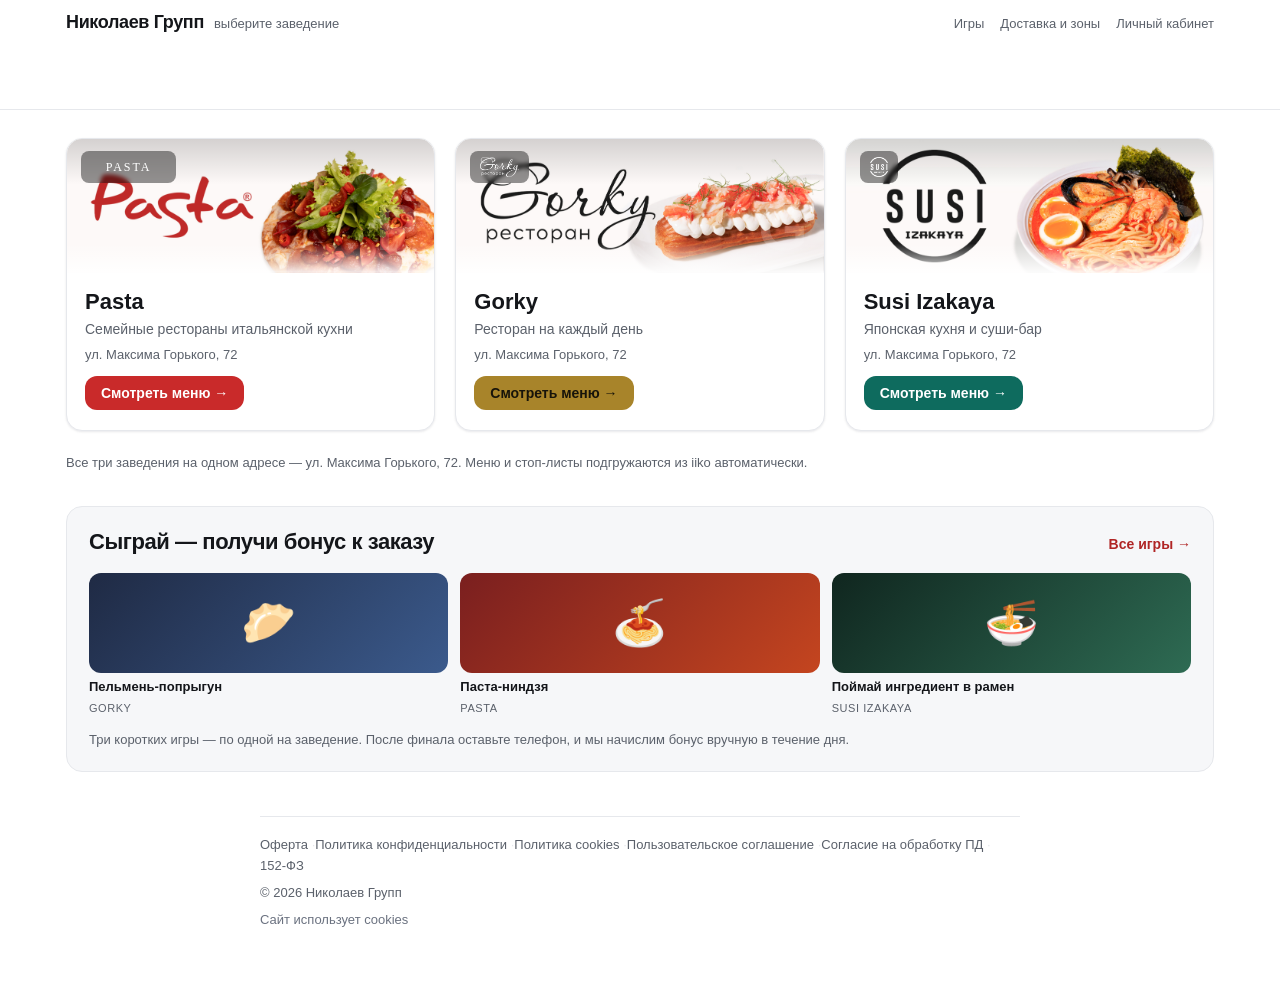
<file: ngfood-preview/index.html>
<!DOCTYPE html><html lang="ru"><head>
<meta http-equiv="Content-Security-Policy" content="object-src 'none'; base-uri 'none'" data-dsh-artifacts>
<meta name="robots" content="noindex, nofollow" data-dsh-artifacts><meta charSet="utf-8"/><meta name="viewport" content="width=device-width, initial-scale=1"/><style>/*!*******************************************************************************************************************************************************************************************************************************************************************************************************************************************************************************************************************!*\
  !*** css ./node_modules/.pnpm/next@15.1.0_react-dom@19.0.0_react@19.0.0__react@19.0.0/node_modules/next/dist/build/webpack/loaders/css-loader/src/index.js??ruleSet[1].rules[13].oneOf[10].use[2]!./node_modules/.pnpm/next@15.1.0_react-dom@19.0.0_react@19.0.0__react@19.0.0/node_modules/next/dist/build/webpack/loaders/postcss-loader/src/index.js??ruleSet[1].rules[13].oneOf[10].use[3]!./app/globals.css ***!
  \*******************************************************************************************************************************************************************************************************************************************************************************************************************************************************************************************************************/
:root {
  /* ── этап 15: светлая тема ────────────────────────────────────────────────
     Фон страниц белый, карточки белые с рамкой и мягкой тенью, вложенные
     плашки — светло-серые #f6f7f9. Внутри темы бренда (см. .brand-shell)
     эти же переменные переопределяются через lib/brands.ts → brandCssVars().
     Контраст всех пар считается скриптом scripts/contrast.mjs. */
  --bg: #ffffff;
  --bg-to: #ffffff;
  /* поверхность карточки / модалки */
  --card: #ffffff;
  /* вложенная плашка: поля, врезки, опции */
  --panel: #f6f7f9;
  --text: #14161a;
  --muted: #5b616b;
  /* заливка кнопок, активной категории, бейджа */
  --accent: #c92a2a;
  /* текст/цена/ссылки в акцентном цвете — затемнён под белый фон */
  --accent-text: #b02525;
  /* текст на акцентной заливке */
  --on-accent: #ffffff;
  --accent-soft: #fdecec;
  /* поле ввода: внутри темы бренда переопределяется */
  --input: #ffffff;
  --line: #e6e8ec;
  /* этап 15 (дополнение владельца): единая шкала скруглений. «Пилюль» на сайте
     больше нет — только скруглённые прямоугольники. Круглыми остаются лишь
     настоящие круги: радиокнопки, чекбоксы, точки статуса, иконки-кружки. */
  --r-lg: 16px; /* карточки, модалки, большие панели */
  --r-md: 12px; /* кнопки, поля, категории-чипы, бейджи, тосты */
  --r-sm: 8px;  /* мелкие плашки, теги, подписи внутри карточек */
  /* семантика: успех / ошибка / предупреждение */
  --ok-bg: #eaf6ee;
  --ok-line: #bfe0cb;
  --ok-text: #1a6b3d;
  --ok-text-soft: #2b7d4d;
  --bad-bg: #fdeeee;
  --bad-line: #f0c9c7;
  --bad-text: #b02525;
  --warn-bg: #fdf6e6;
  --warn-line: #ead9a8;
  --warn-text: #7a5a10;
  /* тени: на белом они должны быть лёгкими, иначе выглядят как грязь */
  --shadow-1: 0 1px 2px rgba(16,24,40,.04), 0 1px 3px rgba(16,24,40,.06);
  --shadow-2: 0 10px 30px rgba(16,24,40,.10);
  --shadow-3: 0 18px 48px rgba(16,24,40,.16);
}

* { box-sizing: border-box; }

body {
  margin: 0;
  background: var(--bg);
  color: var(--text);
  font-family: -apple-system, BlinkMacSystemFont, 'Segoe UI', Roboto, sans-serif;
  -webkit-font-smoothing: antialiased;
}

.wrap { max-width: 1180px; margin: 0 auto; padding: 0 16px 64px; }

header.top {
  position: -webkit-sticky;
  position: sticky; top: 0; z-index: 10;
  background: rgba(255,255,255,.92); -webkit-backdrop-filter: blur(8px); backdrop-filter: blur(8px);
  border-bottom: 1px solid var(--line);
  padding: 12px 0;
}

.brand { display: flex; align-items: baseline; gap: 10px; }
.brand h1 { font-size: 18px; margin: 0; letter-spacing: -.02em; }
.brand span { color: var(--muted); font-size: 13px; }

.cats {
  display: flex; gap: 8px; overflow-x: auto; padding: 12px 0; scrollbar-width: none;
}
.cats::-webkit-scrollbar { display: none; }
.cats a {
  white-space: nowrap; padding: 8px 14px; border-radius: var(--r-md);
  background: var(--card); color: var(--text); text-decoration: none; font-size: 14px;
  border: 1px solid var(--line);
}
.cats a:hover { border-color: var(--accent); }

h2.section { font-size: 22px; margin: 32px 0 16px; letter-spacing: -.02em; }

.grid {
  display: grid; grid-gap: 14px; gap: 14px;
  grid-template-columns: repeat(auto-fill, minmax(220px, 1fr));
}

.card {
  background: var(--card); border: 1px solid var(--line); border-radius: var(--r-lg);
  overflow: hidden; display: flex; flex-direction: column;
  box-shadow: var(--shadow-1);
}
.card img { width: 100%; height: 150px; object-fit: cover; background: #f2f3f5; }
.card .body { padding: 12px 14px 14px; display: flex; flex-direction: column; gap: 6px; flex: 1 1; }
.card .name { font-size: 15px; line-height: 1.3; }
.card .meta { color: var(--muted); font-size: 13px; }
.card .price { font-weight: 600; font-size: 16px; margin-top: auto; }
.card.stop { opacity: .45; }
.badge {
  display: inline-block; font-size: 12px; padding: 3px 8px; border-radius: var(--r-sm);
  background: #fdeeee; color: #b02525; border: 1px solid #f0c9c7;
}

.note { color: var(--muted); font-size: 13px; margin-top: 24px; }
.error { background: #fdeeee; border: 1px solid #f0c9c7; padding: 14px; border-radius: var(--r-md); margin-top: 20px; }

/* ── корзина ── */
.add {
  margin-top: 8px; padding: 8px 12px; border-radius: var(--r-md); border: 1px solid var(--line);
  background: var(--accent); color: var(--on-accent, #fff); font-size: 14px; cursor: pointer;
}
.add:hover { filter: brightness(1.08); }

.cartbar {
  position: fixed; left: 16px; right: 16px; bottom: 16px; z-index: 20;
  display: flex; justify-content: space-between; align-items: center;
  padding: 14px 18px; border-radius: var(--r-lg); border: none; cursor: pointer;
  background: var(--accent); color: var(--on-accent, #fff); font-size: 15px; font-weight: 600;
  max-width: 1148px; margin: 0 auto; box-shadow: 0 12px 30px rgba(16,24,40,.18);
}

.modal {
  position: fixed; inset: 0; background: rgba(17,20,26,.45); z-index: 30;
  display: flex; align-items: center; justify-content: center; padding: 16px;
  /* длинная форма оформления (доставка + адрес + бонусы) выше экрана телефона:
     контейнер прокручивается, margin:auto держит окно по центру, пока оно влезает */
  overflow-y: auto; overscroll-behavior: contain;
}
.modal-body {
  background: var(--card); border: 1px solid var(--line); border-radius: var(--r-lg);
  padding: 20px; width: 100%; max-width: 440px; display: flex; flex-direction: column; gap: 10px;
  box-shadow: var(--shadow-3); margin: auto;
}
.modal-body h3 { margin: 0 0 4px; }
.modal-body input[type="text"], .modal-body input:not([type]) {
  padding: 11px 12px; border-radius: var(--r-md); border: 1px solid var(--line);
  background: var(--input, #ffffff); color: var(--text); font-size: 15px;
}
.lines { display: flex; flex-direction: column; gap: 6px; max-height: 220px; overflow: auto; }
.line { display: flex; justify-content: space-between; align-items: center; gap: 8px; font-size: 14px; }
.qty { display: flex; align-items: center; gap: 6px; }
.qty button {
  width: 26px; height: 26px; border-radius: var(--r-sm); border: 1px solid var(--line);
  background: var(--input, #ffffff); color: var(--text); cursor: pointer;
}
.row { display: flex; gap: 16px; font-size: 14px; }
.sum { margin-top: 6px; font-size: 16px; }
.send {
  margin-top: 6px; padding: 12px; border-radius: var(--r-md); border: none;
  background: var(--accent); color: var(--on-accent, #fff); font-size: 15px; font-weight: 600; cursor: pointer;
}
.send:disabled { opacity: .6; cursor: default; }

.toast {
  position: fixed; left: 50%; transform: translateX(-50%); bottom: 90px; z-index: 40;
  background: var(--ok-bg); border: 1px solid var(--ok-line); color: var(--ok-text);
  padding: 12px 16px; border-radius: var(--r-md); font-size: 14px; cursor: pointer;
  box-shadow: var(--shadow-2);
}

/* ── страница статуса ── */
.backlink { color: var(--muted); text-decoration: none; }
.status-card { margin-top: 24px; background: var(--card); border: 1px solid var(--line); border-radius: var(--r-lg); padding: 20px; max-width: 560px; }
.status-card h2 { margin: 0 0 6px; }
.status-now { font-size: 22px; font-weight: 700; color: var(--accent-text); margin: 0 0 16px; }
.steps { list-style: none; padding: 0; margin: 0 0 18px; display: flex; flex-direction: column; gap: 6px; }
.steps li { color: var(--muted); font-size: 14px; padding-left: 22px; position: relative; }
.steps li::before { content: '○'; position: absolute; left: 0; }
.steps li.done { color: var(--text); }
.steps li.done::before { content: '●'; color: var(--accent); }

/* ── этап 8: оплата картой на странице заказа ── */
.pay-block { margin: 18px 0 0; display: flex; flex-direction: column; gap: 10px; }
.pay-btn {
  padding: 14px; border-radius: var(--r-md); border: none; background: var(--accent);
  color: var(--on-accent, #fff); font-size: 16px; font-weight: 600; cursor: pointer;
}
.pay-btn:disabled { opacity: .6; cursor: default; }
.pay-paid {
  display: flex; flex-direction: column; gap: 4px; padding: 14px 16px;
  background: #eaf6ee; border: 1px solid #bfe0cb; border-radius: var(--r-md); color: #1a6b3d;
}
.pay-paid b { font-size: 15px; }
.pay-paid span { font-size: 13px; color: #2b7d4d; }
.pay-hint { margin: 0; color: var(--muted); font-size: 13px; line-height: 1.45; }
/* этап 13: оплата не онлайн (наличные/терминал курьеру, касса) */
.pay-offline {
  display: flex; flex-direction: column; gap: 4px; padding: 14px 16px;
  background: var(--panel); border: 1px solid var(--line); border-radius: var(--r-md);
}
.pay-offline b { font-size: 15px; }
.pay-offline span { font-size: 13px; color: var(--muted); }
.pay-notice { margin: 0; font-size: 13px; color: #1a6b3d; }
.pay-error { margin: 0; font-size: 13px; color: #b02525; }

/* ── выбор бренда (главная) ── */
.brandpicker{display:grid;grid-template-columns:repeat(auto-fit,minmax(280px,1fr));grid-gap:20px;gap:20px;margin-top:28px}
.brandcard{display:flex;flex-direction:column;background:var(--card);border:1px solid var(--line);border-radius: var(--r-lg);overflow:hidden;text-decoration:none;color:var(--text);box-shadow:var(--shadow-1);transition:transform .15s ease,border-color .15s ease,box-shadow .15s ease}
.brandcard:hover{transform:translateY(-4px);border-color:var(--accent)}
.brandcard-cover{position:relative;height:auto;aspect-ratio:1920/700;background-size:cover;background-position:center;background-repeat:no-repeat;background-image:linear-gradient(180deg, rgba(0,0,0,.16) 0%, rgba(0,0,0,0) 34%, rgba(255,255,255,0) 78%, rgba(255,255,255,.92) 100%),var(--cover-desktop, none)}
/* на телефоне — квадратная обложка 1:1, на десктопе широкая 1920×700 */
@media (max-width: 640px) {
  .brandcard-cover {
    aspect-ratio: 1 / 1;
    background-image:
      linear-gradient(180deg, rgba(0,0,0,.16) 0%, rgba(0,0,0,0) 34%, rgba(255,255,255,0) 78%, rgba(255,255,255,.92) 100%),
      var(--cover-mobile, none);
  }
}

/* обложка карточки красится темой бренда из lib/brands.ts (inline style),
   классы brandcard--<id> остались только как крючок для точечных правок */
.brandcard-initial{position:absolute;right:16px;bottom:8px;font-size:64px;font-weight:800;opacity:.18;color:#fff}
.brandcard-body{padding:16px 18px 20px}
.brandcard-body h2{margin:0 0 6px;font-size:22px}
.brandcard-body p{margin:0 0 10px;color:var(--muted);font-size:14px}
.brandcard-address{display:block;color:var(--muted);font-size:13px;margin-bottom:14px}
.brandcard-go{color:var(--accent-text);font-weight:600;font-size:14px}
.brandswitch{display:flex;gap:14px;margin:10px 0 6px;font-size:14px}
.brandswitch a{color:var(--muted);text-decoration:none}
.brandswitch a:hover{color:var(--accent-text)}
.line-brand{display:block;font-size:11px;color:var(--accent-text);text-transform:uppercase;letter-spacing:.04em}

/* ── личный кабинет ── */
.acc-brandlink { color: inherit; text-decoration: none; }
.acc-loading { color: var(--muted); margin-top: 24px; }
.acc-card {
  margin-top: 24px; background: var(--card); border: 1px solid var(--line); border-radius: var(--r-lg);
  padding: 20px; max-width: 560px; display: flex; flex-direction: column; gap: 14px;
}
.acc-card h2 { margin: 0; font-size: 20px; letter-spacing: -.02em; }
.acc-head { display: flex; justify-content: space-between; align-items: flex-start; gap: 12px; }
.acc-phone { margin: 4px 0 0; color: var(--muted); font-size: 14px; }
.acc-logout {
  padding: 8px 14px; border-radius: var(--r-md); border: 1px solid var(--line);
  background: var(--input, #ffffff); color: var(--muted); font-size: 13px; cursor: pointer; white-space: nowrap;
}
.acc-logout:hover { border-color: var(--accent); color: var(--text); }
.acc-bonus {
  display: flex; flex-direction: column; gap: 4px; padding: 16px;
  border-radius: var(--r-md); border: 1px solid var(--line); background: var(--panel);
}
.acc-bonus-label { color: var(--muted); font-size: 13px; }
.acc-bonus-value { font-size: 28px; letter-spacing: -.02em; color: var(--accent-text); }
.acc-list { list-style: none; margin: 0; padding: 0; display: flex; flex-direction: column; gap: 8px; font-size: 14px; }
.acc-list li { display: flex; justify-content: space-between; gap: 12px; border-bottom: 1px solid var(--line); padding-bottom: 8px; }
.acc-list li:last-child { border-bottom: none; padding-bottom: 0; }
.acc-list li > span { color: var(--muted); }
.acc-badges { display: flex; flex-wrap: wrap; gap: 8px; }
.acc-badge {
  padding: 5px 12px; border-radius: var(--r-md); font-size: 12px;
  background: rgba(201,42,42,.10); border: 1px solid rgba(201,42,42,.32); color: #b02525;
}
.acc-note, .acc-sub { color: var(--muted); font-size: 13px; line-height: 1.5; margin: 0; }
.acc-form { display: flex; flex-direction: column; gap: 10px; }
.acc-form input {
  padding: 12px; border-radius: var(--r-md); border: 1px solid var(--line);
  background: var(--input, #ffffff); color: var(--text); font-size: 16px;
}
.acc-form button[type="submit"] {
  padding: 12px; border-radius: var(--r-md); border: none; background: var(--accent);
  color: var(--on-accent, #fff); font-size: 15px; font-weight: 600; cursor: pointer;
}
.acc-form button[type="submit"]:disabled { opacity: .6; cursor: default; }
.acc-link {
  background: none; border: none; color: var(--muted); font-size: 13px; cursor: pointer;
  text-decoration: underline; align-self: flex-start; padding: 0;
}
.acc-hint { margin: 0; font-size: 13px; color: #1a6b3d; }
.acc-error { margin: 0; font-size: 13px; color: #b02525; }

/* ── бонусы в корзине ── */
.cart-bonus { font-size: 13px; color: var(--muted); }
.cart-bonus b { color: #b02525; }
.cart-guest { display: flex; justify-content: space-between; align-items: center; gap: 8px; font-size: 13px; color: var(--muted); }
.cart-guest a { color: #b02525; }

/* ── оплата бонусами (этап 3) ── */
.cart-bonus-pay { display: flex; flex-direction: column; gap: 6px; margin-top: 8px; padding: 8px 10px; border: 1px solid var(--line); border-radius: var(--r-md); }
.cart-bonus-toggle { display: flex; align-items: center; gap: 8px; font-size: 14px; cursor: pointer; }
.cart-bonus-toggle small { color: var(--muted); font-size: 12px; }
.cart-bonus-pay input[type="range"] { width: 100%; accent-color: #b02525; }
.cart-bonus-sum { display: flex; justify-content: space-between; gap: 10px; font-size: 13px; color: var(--muted); }
.cart-bonus-sum b { color: #b02525; font-size: 14px; }
.cart-delivery--bad-text { color: #b02525; }

/* ── способ оплаты в корзине (этап 13) ── */
.cart-pay { display: flex; flex-direction: column; gap: 6px; }
.cart-pay-title { font-size: 13px; color: var(--muted); }
.cart-pay-opt {
  display: flex; align-items: flex-start; gap: 9px; cursor: pointer;
  padding: 9px 11px; border: 1px solid var(--line); border-radius: var(--r-md);
  background: var(--panel);
}
.cart-pay-opt--on { border-color: #b02525; }
.cart-pay-opt input { margin-top: 3px; accent-color: #b02525; }
.cart-pay-text { display: flex; flex-direction: column; gap: 2px; }
.cart-pay-text b { font-size: 14px; color: var(--text); }
.cart-pay-text small { font-size: 12px; color: var(--muted); line-height: 1.4; }

/* ── минимальная сумма заказа (этап 13) ── */
.cart-min { display: flex; flex-direction: column; gap: 3px; font-size: 13px; color: var(--muted); }
.cart-min b { color: var(--text); font-size: 13px; }
.cart-min--bad { color: #b02525; }
.cart-min--bad b { color: #b02525; }

/* ── шапка: ссылка в кабинет ── */
.topline { display: flex; justify-content: space-between; align-items: baseline; gap: 12px; }
.toplink { color: var(--muted); font-size: 13px; text-decoration: none; white-space: nowrap; }
.toplink:hover { color: var(--accent-text); }

/* ── доставка: страница ── */
.delivery-intro {
  color: var(--muted); font-size: 15px; line-height: 1.6; max-width: 780px; margin: 24px 0 0;
}
.delivery-check {
  margin-top: 28px; background: var(--card); border: 1px solid var(--line);
  border-radius: var(--r-lg); padding: 20px;
}
.delivery-check h2 { margin: 0 0 14px; font-size: 20px; letter-spacing: -.02em; }
.delivery-form { display: flex; gap: 10px; flex-wrap: wrap; }
.delivery-form input {
  padding: 12px; border-radius: var(--r-md); border: 1px solid var(--line);
  background: var(--input, #ffffff); color: var(--text); font-size: 15px;
}
.delivery-form input:focus { outline: none; border-color: var(--accent); }
.delivery-form input[type="text"] { flex: 2 1 320px; }
.delivery-form input[type="number"] { flex: 1 1 150px; }
.delivery-form button {
  flex: 0 0 auto; padding: 12px 24px; border-radius: var(--r-md); border: none;
  background: var(--accent); color: var(--on-accent, #fff); font-size: 15px; font-weight: 600; cursor: pointer;
}
.delivery-form button:disabled { opacity: .6; cursor: default; }
.delivery-error { margin: 12px 0 0; font-size: 14px; color: #b02525; }
.delivery-result {
  margin-top: 14px; padding: 14px 16px; border-radius: var(--r-md);
  border: 1px solid #bfe0cb; background: #eaf6ee;
}
.delivery-result--warn { border-color: #f0c9c7; background: #fdeeee; }
.delivery-result-title { margin: 0 0 8px; font-size: 16px; font-weight: 600; }
.delivery-result-list {
  list-style: none; margin: 0; padding: 0;
  display: flex; flex-direction: column; gap: 4px; font-size: 14px;
}
.delivery-warn { margin: 10px 0 0; font-size: 14px; color: #b02525; }
.delivery-addr { margin: 10px 0 0; font-size: 12px; color: var(--muted); line-height: 1.5; }
.delivery-addr a { color: var(--accent-text); }

/* ── доставка: карта зон ── */
.zone-map-block { margin-top: 16px; }
.zone-map {
  height: 460px; border-radius: var(--r-lg); border: 1px solid var(--line);
  overflow: hidden; background: var(--panel); z-index: 0;
}
.zone-map-error { margin: 10px 0 0; font-size: 13px; color: #b02525; }
.zone-legend { list-style: none; margin: 16px 0 0; padding: 0; display: flex; flex-direction: column; gap: 6px; }
.zone-legend li {
  display: grid; grid-template-columns: 14px 90px 170px 1fr; align-items: center; grid-gap: 10px; gap: 10px;
  font-size: 14px; padding: 9px 12px; border-radius: var(--r-md);
  background: var(--card); border: 1px solid var(--line);
}
.zone-swatch { width: 14px; height: 14px; border-radius: 6px; display: inline-block; }
.zone-name { font-weight: 600; }
.zone-venue { color: var(--text); font-size: 13px; }
.zone-rule { color: var(--muted); font-size: 13px; }
.zone-legend-note { color: var(--muted); font-size: 12px; margin: 10px 0 0; }
.leaflet-tooltip.zone-label {
  background: rgba(255,255,255,.94); color: var(--text); border: 1px solid var(--line);
  border-radius: var(--r-sm); font-size: 12px; padding: 3px 8px;
  box-shadow: var(--shadow-1); opacity: 1;
}
.leaflet-tooltip.zone-label::before { display: none; }
.leaflet-container { font-family: inherit; background: var(--input, #ffffff); }
/* ссылки в подписи карты (OpenStreetMap) — в цвет акцента: дефолтный голубой
   Leaflet на серой плашке даёт 3.6 при нужных 4.5 */
.leaflet-container .leaflet-control-attribution a { color: var(--accent-text); }
@media (max-width: 640px) {
  .zone-map { height: 340px; }
  .zone-legend li { grid-template-columns: 14px 1fr; row-gap: 2px; }
  .zone-rule { grid-column: 2 / -1; }
}

/* ── корзина: доставка ── */
.cart-delivery {
  display: flex; flex-direction: column; gap: 3px; font-size: 13px; color: var(--muted);
  padding: 10px 12px; border-radius: var(--r-md); border: 1px solid var(--line); background: var(--panel);
}
.cart-delivery b { color: var(--text); font-size: 13px; }
.cart-delivery--bad { border-color: #f0c9c7; background: #fdeeee; color: #b02525; }
.cart-delivery--bad b { color: #b02525; }
/* «Очистить корзину» в предупреждении о разных точках (этап 15) */
.cart-clear {
  align-self: flex-start; margin-top: 2px; padding: 6px 12px;
  border-radius: var(--r-md); border: 1px solid #f0c9c7; background: #ffffff;
  color: #b02525; font-family: inherit; font-size: 12.5px; font-weight: 600; cursor: pointer;
}
.cart-clear:hover { border-color: #b02525; }
.cart-delivery a { color: var(--accent-text); }
.sum-row { display: block; }
.sum-row + .sum-row { margin-top: 2px; font-size: 15px; }
.sum-row:first-child { font-size: 13px; color: var(--muted); }

/* ── скидка гостя в корзине (этап 7) ── */
.cart-discount { color: #157347; }
.cart-discount-toggle {
  background: none; border: none; padding: 0; margin-left: 4px; cursor: pointer;
  color: var(--muted); font-size: 12px; text-decoration: underline; font-family: inherit;
}
.cart-discount-item { display: block; font-size: 12px; color: var(--muted); padding-left: 10px; }
.cart-calc-note { display: block; font-size: 12px; color: var(--muted); }

/* ── шапка бренда: широкая обложка ── */
header.brandhero {
  display: flex; align-items: flex-end; min-height: 210px;
  background-size: cover; background-position: center; background-repeat: no-repeat;
  background-color: #ffffff; border-bottom: 1px solid var(--line);
}
.brandhero-inner {
  width: 100%; display: flex; align-items: baseline; gap: 14px;
  padding: 48px 16px 20px;
}
.brandhero h1 { margin: 0; font-size: 34px; letter-spacing: -.02em; }
/* подпись на обложке: на светлом градиенте белый текст исчезал */
.brandhero span { color: var(--muted); font-size: 14px; }
@media (max-width: 640px) {
  header.brandhero { min-height: 150px; }
  .brandhero-inner { flex-direction: column; align-items: flex-start; gap: 4px; padding: 32px 16px 14px; }
  .brandhero h1 { font-size: 24px; }
}

/* ── главная: ссылки в шапке ── */
.topnav { display: flex; gap: 16px; align-items: baseline; }

/* ══ этап 15: корзина в шапке — на всех страницах ═══════════════════════════
   Кнопка появляется, только когда в корзине что-то есть: «0 позиций» в шапке
   не держим. На мобильном — иконка и число, на десктопе — ещё и сумма.
   Панель «Оформить» на странице бренда живёт внизу (position: fixed), кнопка —
   в липкой шапке сверху: на 390×844 они не пересекаются. */
.topline-actions {
  display: flex; align-items: center; gap: 16px; flex-wrap: wrap;
}

.cartbtn {
  position: relative; display: inline-flex; align-items: center; gap: 8px;
  padding: 7px 12px; border-radius: var(--r-md);
  border: 1px solid var(--line); background: #ffffff; color: var(--text);
  font-family: inherit; font-size: 13px; line-height: 1; cursor: pointer;
  white-space: nowrap; box-shadow: var(--shadow-1);
  transition: border-color .15s ease, color .15s ease, box-shadow .15s ease;
}
.cartbtn:hover { border-color: var(--accent); color: var(--accent-text); box-shadow: var(--shadow-2); }
.cartbtn:focus-visible { outline: 2px solid var(--accent-text); outline-offset: 2px; }
.cartbtn-ico { width: 17px; height: 17px; display: block; flex: 0 0 auto; }
.cartbtn-badge {
  min-width: 18px; height: 18px; padding: 0 5px; border-radius: var(--r-sm);
  display: inline-flex; align-items: center; justify-content: center;
  background: var(--accent); color: var(--on-accent);
  font-size: 11px; font-weight: 700; font-feature-settings: "tnum"; font-variant-numeric: tabular-nums;
}
.cartbtn-sum { font-weight: 600; font-feature-settings: "tnum"; font-variant-numeric: tabular-nums; }

@media (max-width: 640px) {
  /* на телефоне сумма не влезает рядом с «все заведения» — оставляем число */
  .cartbtn-sum { display: none; }
  .cartbtn { padding: 7px 10px; gap: 6px; }
  .topline-actions { gap: 10px; }
}

/* ── выбор точки выдачи (Pasta: Горького / Холмогорова) ── */
.venueswitch { display: flex; align-items: center; gap: 8px; flex-wrap: wrap; margin: 10px 0 2px; font-size: 14px; }
.venueswitch-label { color: var(--muted); font-size: 13px; margin-right: 2px; }
.venueswitch a {
  padding: 7px 14px; border-radius: var(--r-md); border: 1px solid var(--line);
  background: var(--input, #ffffff); color: var(--text); text-decoration: none; white-space: nowrap;
}
.venueswitch a:hover { border-color: var(--accent); }
.venueswitch a.active { background: var(--accent); border-color: var(--accent); color: var(--on-accent, #fff); font-weight: 600; }
.cart-venue { font-size: 13px; color: var(--muted); }

/* ── время и комментарий в корзине (этап 4) ── */
.cart-time { display: flex; flex-direction: column; gap: 8px; }
.cart-time-select { display: flex; align-items: center; gap: 10px; font-size: 14px; color: var(--muted); }
.cart-time-select select {
  padding: 9px 12px; border-radius: var(--r-md); border: 1px solid var(--line);
  background: var(--input, #ffffff); color: var(--text); font-size: 15px; cursor: pointer;
}
.cart-time-select select:focus { outline: none; border-color: var(--accent); }
.cart-comment { display: flex; flex-direction: column; gap: 4px; }
.cart-comment textarea {
  padding: 11px 12px; border-radius: var(--r-md); border: 1px solid var(--line);
  background: var(--input, #ffffff); color: var(--text); font-size: 15px;
  font-family: inherit; min-height: 58px; resize: vertical;
}
.cart-comment textarea:focus { outline: none; border-color: var(--accent); }
.cart-comment-count { align-self: flex-end; font-size: 11px; color: var(--muted); }

/* ── админка заказов (этап 4) ── */
.admin-wrap { padding-top: 20px; }
.admin-stats { display: flex; gap: 22px; flex-wrap: wrap; font-size: 14px; color: var(--muted); }
.admin-stats b { color: var(--text); font-size: 15px; }
.admin-warn {
  margin-top: 14px; padding: 12px 14px; border-radius: var(--r-md);
  background: #fdeeee; border: 1px solid #f0c9c7; color: #b02525; font-size: 13px;
}
.admin-tablewrap {
  margin-top: 18px; overflow-x: auto; background: var(--card);
  border: 1px solid var(--line); border-radius: var(--r-lg);
}
.admin-table { width: 100%; border-collapse: collapse; font-size: 13px; min-width: 1020px; }
.admin-table th {
  position: -webkit-sticky;
  position: sticky; top: 0; text-align: left; padding: 12px 14px;
  color: var(--muted); font-weight: 500; white-space: nowrap;
  background: #f6f7f9; border-bottom: 1px solid var(--line);
}
.admin-table td { padding: 12px 14px; border-bottom: 1px solid var(--line); vertical-align: top; }
.admin-table tr:last-child td { border-bottom: none; }
.admin-table tbody tr:hover { background: #f6f7f9; }
.admin-num, .admin-mono { white-space: nowrap; }
.admin-mono { color: var(--muted); font-feature-settings: "tnum"; font-variant-numeric: tabular-nums; }
.admin-num { font-feature-settings: "tnum"; font-variant-numeric: tabular-nums; }
.admin-sub { color: var(--muted); font-size: 12px; margin-top: 3px; max-width: 260px; }
.admin-mode {
  display: inline-block; padding: 2px 8px; border-radius: var(--r-sm); font-size: 12px;
  border: 1px solid var(--line); color: var(--muted); white-space: nowrap;
}
.admin-mode--courier { border-color: #ead9a8; background: #fdf6e6; color: #7a5a10; }
.admin-status { color: var(--text); }
.admin-link { color: var(--accent-text); text-decoration: none; white-space: nowrap; }
.admin-link:hover { text-decoration: underline; }

/* ── мини-игры (этап 5) ─────────────────────────────────────────────────── */
.games-lead {
  color: var(--muted); font-size: 15px; line-height: 1.6;
  max-width: 780px; margin: 0 0 4px;
}
.games-grid {
  display: grid; grid-template-columns: repeat(auto-fit, minmax(270px, 1fr));
  grid-gap: 20px;
  gap: 20px; margin-top: 24px;
}
.game-card {
  display: flex; flex-direction: column; background: var(--card);
  border: 1px solid var(--line); border-radius: var(--r-lg); overflow: hidden;
  text-decoration: none; color: var(--text);
  transition: transform .15s ease, border-color .15s ease;
}
.game-card:hover { transform: translateY(-4px); border-color: var(--accent); }
.game-card-cover { height: 170px; display: grid; place-items: center; }
.game-card-emoji { font-size: 72px; line-height: 1; filter: drop-shadow(0 8px 22px rgba(16,24,40,.10)); }
.game-card-body { display: flex; flex-direction: column; gap: 8px; padding: 16px 18px 20px; flex: 1 1; }
.game-card-brand { font-size: 11px; letter-spacing: .06em; text-transform: uppercase; color: var(--accent-text); }
.game-card-title { margin: 0; font-size: 20px; letter-spacing: -.02em; line-height: 1.25; }
.game-card-short { margin: 0; color: var(--muted); font-size: 14px; line-height: 1.5; }
.game-card-btn {
  margin-top: auto; align-self: flex-start; padding: 10px 18px; border-radius: var(--r-md);
  background: var(--accent); color: var(--on-accent, #fff); font-size: 14px; font-weight: 600;
}

/* ── страница одной игры ── */
.game-top { padding: 10px 0; }
.game-topline { display: flex; align-items: center; justify-content: space-between; gap: 14px; }
.game-topline .brand { min-width: 0; }
.game-topline .brand h1 { font-size: 17px; }
.game-topline .brand span { font-size: 12px; }
.game-back { font-size: 13px; white-space: nowrap; }
.game-wrap { padding-top: 14px; }
.game-frame {
  border: 1px solid var(--line); border-radius: var(--r-lg);
  overflow: hidden; background: var(--panel);
}
.game-iframe { display: block; width: 100%; height: 760px; min-height: 720px; border: 0; }

.game-result {
  margin-top: 16px; background: var(--card); border: 1px solid var(--line);
  border-radius: var(--r-lg); padding: 16px 18px;
}
.game-result-hint { margin: 0; color: var(--muted); font-size: 14px; line-height: 1.5; }
.game-result-score { margin: 0 0 12px; font-size: 16px; }
.game-result-score b { color: var(--accent-text); font-size: 18px; }
.game-form { display: flex; flex-direction: column; gap: 10px; }
.game-form-label { font-size: 14px; }
.game-form-row { display: flex; gap: 10px; flex-wrap: wrap; }
.game-form-row input[type="tel"] {
  flex: 1 1 220px; min-width: 0; padding: 12px; border-radius: var(--r-md);
  border: 1px solid var(--line); background: var(--input, #ffffff); color: var(--text); font-size: 16px;
}
.game-form-row input[type="tel"]:focus { outline: none; border-color: var(--accent); }
.game-form-row button {
  flex: 0 0 auto; padding: 12px 22px; border-radius: var(--r-md); border: none;
  background: var(--accent); color: var(--on-accent, #fff); font-size: 15px; font-weight: 600; cursor: pointer;
}
.game-form-row button:disabled { opacity: .6; cursor: default; }
.game-form-note { margin: 0; color: var(--muted); font-size: 13px; line-height: 1.5; }
.game-form-ok { margin: 0; font-size: 13px; color: #1a6b3d; }
.game-form-error { margin: 0; font-size: 13px; color: #b02525; }

.game-rules { margin-top: 6px; }
.game-rules-list {
  margin: 0; padding-left: 20px; display: flex; flex-direction: column; gap: 8px;
  font-size: 14px; line-height: 1.55; color: var(--muted); max-width: 820px;
}
.game-bonus-note {
  margin: 14px 0 0; padding: 12px 14px; border-radius: var(--r-md);
  border: 1px solid var(--line); background: var(--panel);
  color: var(--muted); font-size: 13px; line-height: 1.5; max-width: 820px;
}
.game-links { display: flex; align-items: center; gap: 18px; margin-top: 22px; flex-wrap: wrap; }
.game-order {
  display: inline-block; padding: 12px 22px; border-radius: var(--r-md);
  background: var(--accent); color: var(--on-accent, #fff); text-decoration: none; font-size: 15px; font-weight: 600;
}
.game-order:hover { filter: brightness(1.08); }

/* ── тизер игр на главной ── */
.games-teaser {
  margin-top: 36px; padding: 22px; border-radius: var(--r-lg);
  border: 1px solid var(--line); background: var(--panel);
}
.games-teaser-head { display: flex; align-items: baseline; justify-content: space-between; gap: 14px; flex-wrap: wrap; }
.games-teaser-head h2 { margin: 0; font-size: 22px; letter-spacing: -.02em; }
.games-teaser-all { color: var(--accent-text); font-size: 14px; font-weight: 600; text-decoration: none; white-space: nowrap; }
.games-teaser-grid { display: grid; grid-template-columns: repeat(3, 1fr); grid-gap: 12px; gap: 12px; margin-top: 18px; }
.games-mini { display: flex; flex-direction: column; gap: 6px; min-width: 0; text-decoration: none; color: var(--text); }
.games-mini-cover { display: grid; place-items: center; height: 100px; border-radius: var(--r-md); font-size: 44px; line-height: 1; }
.games-mini:hover .games-mini-cover { filter: brightness(1.14); }
.games-mini-title { font-size: 13px; font-weight: 600; line-height: 1.3; }
.games-mini-brand { font-size: 11px; color: var(--muted); text-transform: uppercase; letter-spacing: .05em; }
.games-teaser-note { margin: 16px 0 0; color: var(--muted); font-size: 13px; line-height: 1.5; }

/* ── мобильная вёрстка (этап 5: 375×667) ── */
@media (max-width: 640px) {
  /* шапку складываем в две строки: иначе «Николаев Групп» + ссылки не влезают */
  .topline { flex-wrap: wrap; row-gap: 6px; }
  .brand { flex-direction: column; align-items: flex-start; gap: 0; }
  .topnav { flex-wrap: wrap; gap: 12px; }
  .brandswitch { flex-wrap: wrap; row-gap: 8px; }
  .brandswitch a { white-space: nowrap; }

  .games-teaser { padding: 18px 16px; margin-top: 28px; }
  .games-teaser-head h2 { font-size: 19px; }
  .games-teaser-grid { gap: 8px; }
  .games-mini-cover { height: 76px; font-size: 32px; border-radius: var(--r-md); }
  .games-mini-title { font-size: 12px; }

  .game-card-cover { height: 140px; }
  .game-card-emoji { font-size: 60px; }

  .game-topline { flex-wrap: wrap; gap: 6px 12px; }
  .game-topline .brand h1 { font-size: 16px; }
  .game-iframe { height: calc(100dvh - 140px); min-height: 480px; }
  .game-result { padding: 14px; }
  .game-form-row button { flex: 1 1 100%; }
}

/* ══ этап 9: анимации интерфейса ═══════════════════════════════════════════
   Правила игры:
   • только CSS и Web Animations API — библиотек анимаций нет;
   • наведение — только под @media (hover: hover): на телефоне :hover «залипает»
     после тапа, и карточка остаётся увеличенной;
   • prefers-reduced-motion: reduce отключает всё — отдельный блок в самом низу.
*/
:root { --ease-out: cubic-bezier(.22,.61,.36,1); }

@keyframes ng-fade-in { from { opacity: 0 } to { opacity: 1 } }
@keyframes ng-slide-up {
  from { opacity: 0; transform: translateY(16px) }
  to { opacity: 1; transform: translateY(0) }
}
@keyframes ng-toast-in {
  from { opacity: 0; transform: translateY(12px) }
  to { opacity: 1; transform: translateY(0) }
}
@keyframes ng-line-out {
  0%   { opacity: 1; transform: translateX(0);     max-height: 60px; }
  55%  { opacity: 0; transform: translateX(-40px); max-height: 60px; }
  100% { opacity: 0; transform: translateX(-40px); max-height: 0; }
}
@keyframes ng-sum-bump {
  0%   { background-color: transparent }
  40%  { background-color: rgba(201,42,42,.12) }
  100% { background-color: transparent }
}

/* ── карточка блюда: наведение (только мышь) ── */
.card {
  transition: box-shadow 220ms var(--ease-out), border-color 220ms var(--ease-out);
}
.card img { transition: transform 220ms cubic-bezier(.22,.61,.36,1); }

@media (hover: hover) and (pointer: fine) {
  .card:hover { box-shadow: 0 10px 26px rgba(16,24,40,.10); border-color: #d5d9df; }
  .card:hover img { transform: scale(1.06); }
  .card .add { opacity: .82; }
  .card:hover .add { opacity: 1; box-shadow: 0 8px 18px rgba(201,42,42,.28); }
  /* стоп-лист не подсвечиваем: нажимать всё равно нечего */
  .card.stop:hover { border-color: var(--line); box-shadow: none; }
  .card.stop:hover img { transform: none; }
}

.add {
  transition: opacity 220ms var(--ease-out), box-shadow 220ms var(--ease-out),
    filter 220ms var(--ease-out);
}
.add:active { transform: scale(.98); }
.add--added { background: #157347; border-color: #157347; }

/* ── полёт миниатюры в корзину ── */
.fly-ghost {
  position: fixed; z-index: 60; pointer-events: none; object-fit: cover;
  background: linear-gradient(135deg, #c92a2a, #8f2020);
  box-shadow: 0 10px 24px rgba(16,24,40,.22);
  will-change: transform, opacity;
}

/* ── счётчик корзины ── */
.cartbar-count { display: inline-block; will-change: transform; }

/* ── строки корзины: удаление уезжает влево и схлопывается ── */
.line { transition: color 180ms var(--ease-out); }
.line--leave {
  animation: ng-line-out 220ms var(--ease-out) forwards;
  overflow: hidden;
}

/* ── итоговая сумма: мягкая подсветка вместо «дёрганья» цифр ── */
.sum { transition: background-color 300ms var(--ease-out); border-radius: var(--r-md); }
.sum--bump { animation: ng-sum-bump 300ms var(--ease-out); }

/* ── корзина и модалки: fade + slide-up 180 мс ── */
.modal { animation: ng-fade-in 180ms var(--ease-out) both; }
.modal-body { animation: ng-slide-up 180ms var(--ease-out) both; }

/* ── тосты «Добавлено: …» ── */
.toasts {
  position: fixed; left: 50%; transform: translateX(-50%); bottom: 92px; z-index: 45;
  display: flex; flex-direction: column; gap: 8px; width: min(94vw, 420px);
  pointer-events: none;
}
.toast-item {
  display: flex; align-items: center; justify-content: space-between; gap: 12px;
  padding: 10px 12px 10px 16px; border-radius: var(--r-md); font-size: 14px;
  background: #ffffff; border: 1px solid var(--ok-line); color: var(--ok-text);
  box-shadow: var(--shadow-2);
  pointer-events: auto;
  animation: ng-toast-in 180ms var(--ease-out) both;
}
.toast-text { min-width: 0; overflow: hidden; text-overflow: ellipsis; white-space: nowrap; }
.toast-text b { font-weight: 600; }
.toast-undo {
  flex: 0 0 auto; padding: 5px 10px; border-radius: var(--r-sm); font-size: 13px;
  background: transparent; border: 1px solid #bfe0cb; color: #2b7d4d;
  cursor: pointer; font-family: inherit;
}
.toast-undo:hover { color: #1a6b3d; border-color: #7fb894; }

@media (max-width: 640px) {
  .toasts { bottom: 86px; }
  .toast-item { font-size: 13px; }
}

/* ── reduce-motion: никаких анимаций, только мгновенные состояния ── */
@media (prefers-reduced-motion: reduce) {
  *, *::before, *::after {
    animation-duration: 0.001ms !important;
    animation-iteration-count: 1 !important;
    transition-duration: 0.001ms !important;
    scroll-behavior: auto !important;
  }
  .card:hover img { transform: none; }
  .modal, .modal-body, .toast-item, .line--leave, .sum--bump { animation: none !important; }
  .fly-ghost { display: none !important; }
}

/* ══ этап 9: кабинет оператора /operator ═══════════════════════════════════
   Та же тёмная тема и те же переменные, что у сайта. Слева меню точки,
   справа заказ и список заказов за сегодня. На телефоне — одна колонка.
*/
.op-wrap { padding-top: 18px; }

.op { display: flex; flex-direction: column; gap: 16px; }
.op-head { display: flex; justify-content: space-between; align-items: flex-start; gap: 16px; flex-wrap: wrap; }
.op-h1 { margin: 0 0 4px; font-size: 24px; letter-spacing: -.02em; }
.op-sub { margin: 0; color: var(--muted); font-size: 14px; line-height: 1.5; max-width: 640px; }

.op-grid { display: grid; grid-template-columns: minmax(0, 1fr) 430px; grid-gap: 18px; gap: 18px; align-items: start; }
.op-col { display: flex; flex-direction: column; gap: 14px; min-width: 0; }

.op-toolbar { display: flex; gap: 10px; flex-wrap: wrap; }
.op-field { display: flex; flex-direction: column; gap: 4px; flex: 1 1 180px; font-size: 12px; color: var(--muted); }
.op-field select,
.op-input input,
.op-input select,
.op-input textarea,
.op-search input,
.op-times input[type="time"],
.op-link input {
  padding: 10px 12px; border-radius: var(--r-md); border: 1px solid var(--line);
  background: var(--input, #ffffff); color: var(--text); font-size: 15px; font-family: inherit; width: 100%;
}
.op-field select:focus,
.op-input input:focus,
.op-input select:focus,
.op-input textarea:focus,
.op-search input:focus,
.op-times input[type="time"]:focus { outline: none; border-color: var(--accent); }

.op-search { position: relative; display: flex; }
.op-search input { padding-right: 38px; }
.op-clear {
  position: absolute; right: 6px; top: 50%; transform: translateY(-50%);
  width: 26px; height: 26px; border-radius: var(--r-sm); border: 1px solid var(--line);
  background: #f6f7f9; color: var(--muted); cursor: pointer; font-size: 16px; line-height: 1;
}
.op-clear:hover { color: var(--text); border-color: var(--accent); }

.op-hint { margin: 0; color: var(--muted); font-size: 12px; line-height: 1.5; }
.op-hint kbd {
  padding: 1px 6px; border-radius: 6px; border: 1px solid var(--line);
  background: var(--input, #ffffff); font-family: inherit; font-size: 11px; color: var(--text);
}
.op-note { margin: 0; color: var(--muted); font-size: 13px; line-height: 1.5; }
.op-error { margin: 0; color: #b02525; font-size: 13px; line-height: 1.5; }
.op-err-line { color: #b02525; font-size: 12px; line-height: 1.4; }

.op-menu { display: flex; flex-direction: column; gap: 18px; }
.op-group-title {
  margin: 0 0 8px; font-size: 13px; font-weight: 600; color: var(--muted);
  text-transform: uppercase; letter-spacing: .05em;
}
.op-products { display: grid; grid-template-columns: repeat(auto-fill, minmax(150px, 1fr)); grid-gap: 10px; gap: 10px; }
.op-product {
  display: flex; flex-direction: column; gap: 6px; padding: 10px; text-align: left;
  background: var(--card); border: 1px solid var(--line); border-radius: var(--r-md);
  color: var(--text); font-family: inherit; font-size: 13px; cursor: pointer;
  transition: border-color 160ms var(--ease-out), transform 160ms var(--ease-out);
}
.op-product:hover { border-color: var(--accent); }
.op-product:active { transform: scale(.985); }
.op-product img { width: 100%; height: 84px; object-fit: cover; border-radius: var(--r-sm); background: #f2f3f5; }
.op-product-name { line-height: 1.3; font-size: 13px; }
.op-product-foot { display: flex; align-items: center; justify-content: space-between; gap: 6px; margin-top: auto; }
.op-product-price { font-weight: 600; font-size: 14px; }
.op-product-flag {
  font-size: 11px; padding: 2px 7px; border-radius: var(--r-sm);
  background: #fdeeee; color: #b02525; border: 1px solid #f0c9c7;
}
.op-product--stop { opacity: .45; cursor: not-allowed; }
.op-product--stop:hover { border-color: var(--line); }

.op-card {
  background: var(--card); border: 1px solid var(--line); border-radius: var(--r-lg);
  padding: 16px; display: flex; flex-direction: column; gap: 12px;
}
.op-title { margin: 0; font-size: 16px; letter-spacing: -.01em; }

.op-lines { display: flex; flex-direction: column; gap: 6px; max-height: 260px; overflow: auto; }
.op-line { display: flex; align-items: center; gap: 8px; font-size: 13px; }
.op-line-name { flex: 1 1 auto; min-width: 0; }
.op-line-sum { color: var(--muted); white-space: nowrap; font-feature-settings: "tnum"; font-variant-numeric: tabular-nums; }
.op-qty { display: flex; align-items: center; gap: 6px; }
.op-qty button {
  width: 24px; height: 24px; border-radius: var(--r-sm); border: 1px solid var(--line);
  background: var(--input, #ffffff); color: var(--text); cursor: pointer; line-height: 1;
}
.op-qty button:hover { border-color: var(--accent); }
.op-line-del {
  width: 24px; height: 24px; border-radius: var(--r-sm); border: 1px solid var(--line);
  background: transparent; color: var(--muted); cursor: pointer; line-height: 1;
}
.op-line-del:hover { color: #b02525; border-color: #f0c9c7; }

.op-modes { display: flex; gap: 14px; font-size: 14px; flex-wrap: wrap; }
.op-modes label { display: flex; align-items: center; gap: 6px; cursor: pointer; }

.op-input { display: flex; flex-direction: column; gap: 4px; font-size: 12px; color: var(--muted); }
.op-input textarea { min-height: 58px; resize: vertical; }
.op-input--bonus input { max-width: 160px; }

.op-guest {
  display: flex; flex-direction: column; gap: 3px; padding: 10px 12px;
  border-radius: var(--r-md); border: 1px solid #bfe0cb; background: #eaf6ee;
  color: #1a6b3d; font-size: 13px;
}
.op-guest b { font-size: 14px; }

.op-times { display: flex; flex-direction: column; gap: 8px; }
.op-times input[type="time"] { max-width: 140px; }

.op-totals {
  display: flex; flex-direction: column; gap: 6px; padding: 12px;
  border-radius: var(--r-md); border: 1px solid var(--line); background: var(--panel);
  font-size: 14px;
}
.op-total-row { display: flex; justify-content: space-between; gap: 12px; color: var(--muted); }
.op-total-row b { color: var(--text); font-feature-settings: "tnum"; font-variant-numeric: tabular-nums; }
.op-total-row--discount b { color: #157347; }
.op-total-row--total { padding-top: 6px; border-top: 1px solid var(--line); }
.op-total-row--total b { font-size: 16px; }
.op-total-row--pay b { font-size: 20px; color: var(--accent-text); }

.op-create {
  padding: 13px; border-radius: var(--r-md); border: none; background: var(--accent);
  color: var(--on-accent, #fff); font-size: 15px; font-weight: 600; cursor: pointer; font-family: inherit;
}
.op-create:disabled { opacity: .5; cursor: default; }
.op-create:not(:disabled):hover { filter: brightness(1.08); }

.op-ghost {
  padding: 8px 14px; border-radius: var(--r-md); border: 1px solid var(--line);
  background: var(--input, #ffffff); color: var(--muted); font-size: 13px; cursor: pointer; font-family: inherit;
  white-space: nowrap;
}
.op-ghost:hover { color: var(--text); border-color: var(--accent); }
.op-ghost:disabled { opacity: .55; cursor: default; }
.op-ghost--sm { padding: 6px 10px; font-size: 12px; }

.op-msg {
  padding: 11px 14px; border-radius: var(--r-md); font-size: 13px; line-height: 1.45; border: 1px solid var(--line);
}
.op-msg--ok { background: #eaf6ee; border-color: #bfe0cb; color: #1a6b3d; }
.op-msg--err { background: #fdeeee; border-color: #f0c9c7; color: #b02525; }
.op-msg--info { background: var(--panel); border-color: var(--line); color: var(--muted); }

.op-created {
  display: flex; flex-direction: column; gap: 5px; padding: 14px 16px;
  background: #eaf6ee; border: 1px solid #bfe0cb; border-radius: var(--r-md);
  color: #1a6b3d; font-size: 13px; line-height: 1.45;
}
.op-created b { font-size: 15px; color: #0f4f2b; }
.op-link { display: flex; gap: 8px; margin-top: 4px; }
.op-link input { font-size: 12px; }
.op-link button {
  flex: 0 0 auto; padding: 8px 12px; border-radius: var(--r-md); border: 1px solid #bfe0cb;
  background: transparent; color: #1a6b3d; font-size: 12px; cursor: pointer; font-family: inherit;
  white-space: nowrap;
}
.op-link button:hover { background: #d8eee1; }

.op-card--orders { gap: 10px; }
.op-orders-head { display: flex; justify-content: space-between; align-items: center; gap: 10px; }
.op-orders { display: flex; flex-direction: column; gap: 8px; max-height: 440px; overflow: auto; }
.op-order {
  display: flex; flex-direction: column; gap: 5px; padding: 10px 12px;
  border-radius: var(--r-md); border: 1px solid var(--line); background: var(--panel); font-size: 13px;
}
.op-order-top { display: flex; align-items: center; gap: 8px; flex-wrap: wrap; }
.op-order-time { color: var(--muted); font-feature-settings: "tnum"; font-variant-numeric: tabular-nums; }
.op-order-num { font-size: 13px; }
.op-order-sum { margin-left: auto; font-weight: 600; font-feature-settings: "tnum"; font-variant-numeric: tabular-nums; }
.op-order-info { display: flex; gap: 10px; flex-wrap: wrap; color: var(--muted); font-size: 12px; }
.op-order-addr { color: var(--muted); font-size: 12px; }
.op-tag {
  padding: 2px 8px; border-radius: var(--r-sm); border: 1px solid var(--line);
  font-size: 11px; color: var(--muted); white-space: nowrap;
}
.op-tag--courier { border-color: #ead9a8; background: #fdf6e6; color: #7a5a10; }
.op-tag--ok { border-color: #bfe0cb; background: #eaf6ee; color: #2b7d4d; }
.op-tag--cancel { border-color: #f0c9c7; background: #fdeeee; color: #b02525; }
.op-tag--op { border-color: rgba(201,42,42,.32); background: rgba(201,42,42,.10); color: #b02525; }
.op-order-actions { display: flex; gap: 8px; flex-wrap: wrap; margin-top: 2px; }
.op-order-actions button {
  padding: 6px 10px; border-radius: var(--r-sm); border: 1px solid var(--line);
  background: transparent; color: var(--muted); font-size: 12px; cursor: pointer; font-family: inherit;
}
.op-order-actions button:hover:not(:disabled) { color: var(--text); border-color: var(--accent); }
.op-order-actions button:disabled { opacity: .45; cursor: default; }

.op-login {
  max-width: 420px; margin: 28px auto 0; display: flex; flex-direction: column; gap: 14px;
  background: var(--card); border: 1px solid var(--line); border-radius: var(--r-lg); padding: 22px;
}
.op-login-form { display: flex; flex-direction: column; gap: 10px; }

@media (max-width: 900px) {
  .op-grid { grid-template-columns: minmax(0, 1fr); }
  .op-products { grid-template-columns: repeat(auto-fill, minmax(130px, 1fr)); }
  .op-orders { max-height: none; }
}
@media (max-width: 640px) {
  .op-h1 { font-size: 20px; }
  .op-card { padding: 14px; }
  .op-line { font-size: 12px; }
  .op-product img { height: 70px; }
}

/* ══ этап 10: темы брендов ═══════════════════════════════════════════════════
   Токены темы (--bg, --bg-to, --accent, --accent-text, --on-accent, --accent-soft,
   --text, --muted, --line, --card, --input) ставит lib/brands.ts → brandCssVars()
   как inline style на контейнере страницы. Ниже — только правила, которые их читают.
   Всё завязано на .brand-shell, поэтому нейтральные страницы (главная, доставка,
   игры, кабинет, оператор) выглядят ровно как до этапа 10.

   Про контраст: --accent — заливка (на ней текст --on-accent), --accent-text —
   тот же акцент, но высветленный/затемнённый под текст на тёмном фоне. Цифры
   в README, раздел «Темы брендов»; пересчёт — node scripts/contrast.mjs. */

main.brand-shell {
  min-height: 100vh;
  /* этап 15: фон страницы бренда — чистый белый (bg = bgTo = #ffffff).
     Брендовость держат не подложки, а акценты: кнопки, цены, активная
     категория, полоска под обложкой. */
  background: var(--bg);
  color: var(--text);
}

/* шапка бренда: белая, как и страница — шва не видно */
.brand-shell header.top {
  background: var(--bg);
  border-bottom: 1px solid var(--line);
}

/* этап 15: акцентная полоска под обложкой — бренд виден и на белом */
.brand-shell header.brandhero {
  border-bottom: 3px solid var(--accent);
}

/* категории: активная — акцентная заливка, наведение — мягкая подложка */
.brand-shell .cats a {
  background: var(--accent-soft);
  border-color: var(--line);
  color: var(--text);
}
.brand-shell .cats a:hover {
  border-color: var(--accent);
  color: var(--accent-text);
}
.brand-shell .cats a.active {
  background: var(--accent);
  border-color: var(--accent);
  color: var(--on-accent);
  font-weight: 600;
}
.brand-shell .cats a:focus-visible {
  outline: 2px solid var(--accent-text);
  outline-offset: 2px;
}

/* карточка блюда: белая с рамкой и мягкой тенью, при наведении — акцентная рамка */
.brand-shell .card {
  background: var(--card);
  border-color: var(--line);
  box-shadow: var(--shadow-1);
}
.brand-shell .card .price {
  color: var(--accent-text);
  font-feature-settings: "tnum";
  font-variant-numeric: tabular-nums;
}
.brand-shell .card .meta,
.brand-shell .card .name {
  color: var(--text);
}
.brand-shell .card .meta {
  color: var(--muted);
}
.brand-shell .badge {
  background: var(--accent-soft);
  border-color: var(--line);
  color: var(--accent-text);
}
.brand-shell .error {
  background: var(--accent-soft);
  border-color: var(--line);
}
.brand-shell .note {
  color: var(--muted);
}

@media (hover: hover) and (pointer: fine) {
  .brand-shell .card:hover {
    border-color: var(--accent);
    box-shadow: 0 10px 26px rgba(16,24,40,.12);
  }
  /* стоп-лист не подсвечиваем: нажимать всё равно нечего */
  .brand-shell .card.stop:hover {
    border-color: var(--line);
    box-shadow: none;
  }
}

/* корзина и модалки: панель и поля — в тон бренда, кнопки — в его акцент */
.brand-shell .cartbar {
  background: var(--accent);
  color: var(--on-accent);
}
.brand-shell .add,
.brand-shell .send {
  background: var(--accent);
  color: var(--on-accent);
  border-color: var(--accent);
}
.brand-shell .modal-body {
  background: var(--card);
  border-color: var(--line);
}
.brand-shell .venueswitch a.active,
.brand-shell .brandswitch a:hover {
  color: var(--accent-text);
}
.brand-shell .venueswitch a.active {
  background: var(--accent);
  border-color: var(--accent);
  color: var(--on-accent);
}

/* клавиатурный фокус — акцентом бренда (мышью ринг не показываем) */
.brand-shell :focus-visible {
  outline: 2px solid var(--accent);
  outline-offset: 2px;
}
.brand-shell .cats a:focus-visible {
  outline-color: var(--accent-text);
}

/* ── стоп-лист: раньше карточка целиком уходила в opacity:.45 и текст сливался.
   Теперь гасим только фото, а название и цену оставляем читаемыми. ── */
.card.stop { opacity: 1; }
.card.stop img {
  filter: grayscale(1) brightness(.75);
  opacity: .55;
}
.card.stop .name { color: var(--muted); }
.card.stop .price {
  color: var(--muted);
  text-decoration: line-through;
  text-decoration-thickness: 1px;
  text-underline-offset: 2px;
}
.card.stop .meta { opacity: .85; }

/* ── карточки брендов на главной: свой градиент, свой акцент, своя кнопка ── */
.brandcard-cover { background-color: var(--bg, #ffffff); }
.brandcard-body { display: flex; flex-direction: column; flex: 1 1; }
.brandcard-go {
  display: inline-flex; align-items: center; gap: 6px; align-self: flex-start;
  margin-top: auto; padding: 9px 16px; border-radius: var(--r-md);
  background: var(--accent, #c92a2a); color: var(--on-accent, #fff);
  font-weight: 600; font-size: 14px;
  transition: filter .15s ease;
}
.brandcard:hover .brandcard-go { filter: brightness(1.08); }
.brandcard:hover { border-color: var(--accent, #e6e8ec); }
.brandcard:focus-visible { outline: 2px solid var(--accent, #c92a2a); outline-offset: 3px; }

/* ── карточки игр: рамка и кнопка в цвет заведения ── */
.game-card:hover { border-color: var(--accent, #e6e8ec); }
.game-card-brand { color: var(--accent-text, var(--accent)); }
.game-card-btn { background: var(--accent); color: var(--on-accent, #fff); }

/* кнопка «В корзину» на странице бренда — плотная заливка: полупрозрачность
   (.card .add { opacity:.82 }) съедала контраст текста на акценте */
.brand-shell .card .add {
  opacity: 1;
}

/* ── настоящие логотипы (этап 10, дополнение) ───────────────────────────────
   Высота 28–40 px и max-width 160 px: так логотип не ломает ни обложку,
   ни карточку на 390 px. object-fit: contain — пропорции не искажаются:
   словесный знак Gorky 1,95:1, знак Susi ~1:1. */
.sr-only {
  position: absolute; width: 1px; height: 1px; padding: 0; margin: -1px;
  overflow: hidden; clip: rect(0, 0, 0, 0); white-space: nowrap; border: 0;
}

/* логотип и название — одна группа слева, подпись справа (на телефоне — ниже) */
.brandhero-head {
  display: flex;
  align-items: center;
  gap: 14px;
  min-width: 0;
}
.brandhero--logo .brandhero-inner {
  align-items: center;
  gap: 18px;
}
.brandhero--logo .brandhero-head h1 { margin: 0; }
.brandhero-logo {
  height: 40px;
  width: auto;
  max-width: 160px;
  object-fit: contain;
  /* логотипы в public/brand — белые. На светлой обложке нужна тёмная
     подложка (как у карточки бренда на главной), иначе знак исчезает. */
  padding: 7px 11px;
  border-radius: var(--r-sm);
  background: rgba(0, 0, 0, .34);
  -webkit-backdrop-filter: blur(2px);
          backdrop-filter: blur(2px);
}

.brandcard-logo {
  position: absolute;
  left: 14px;
  top: 12px;
  height: 32px;
  width: auto;
  max-width: 150px;
  object-fit: contain;
  /* подложка: под белым логотипом может оказаться светлый участок фото */
  padding: 6px 10px;
  border-radius: var(--r-sm);
  background: rgba(0, 0, 0, .42);
  -webkit-backdrop-filter: blur(2px);
          backdrop-filter: blur(2px);
}

@media (max-width: 640px) {
  .brandhero--logo .brandhero-inner { align-items: flex-start; gap: 8px; }
  .brandhero-head { gap: 10px; }
  .brandhero-logo { height: 32px; max-width: 130px; }
  .brandcard-logo { height: 28px; max-width: 120px; left: 10px; top: 10px; }
}

/* ══ этап 11: фото блюда и заглушка ═════════════════════════════════════════
   Компонент MenuImage отдаёт либо <img class="menuimg--photo">, либо заглушку
   (обёртка .menuimg--ph с картинкой и подписью снизу). Рамка у обоих вариантов
   одна и та же — 150px в карточке, — чтобы вёрстка не прыгала от наличия фото.
*/
.menuimg { display: block; position: relative; width: 100%; }
.card .menuimg { height: 150px; overflow: hidden; background: #f2f3f5; }

/* фото блюда занимает всю рамку и обрезается по центру, а не растягивается */
.card .menuimg--photo,
.card .menuimg img { width: 100%; height: 100%; object-fit: cover; display: block; }

/* картинка заглушки занимает всю рамку; object-fit: cover — как у фото */
.card .menuimg .menuimg-art { width: 100%; height: 100%; object-fit: cover; }

.menuimg-note {
  position: absolute; left: 0; right: 0; bottom: 0;
  padding: 16px 10px 7px;
  font-size: 11.5px; line-height: 1.25; letter-spacing: .01em;
  text-align: center; color: #f4ede7;
  background: linear-gradient(180deg, rgba(0, 0, 0, 0) 0%, rgba(0, 0, 0, .74) 58%);
  text-shadow: 0 1px 2px rgba(0, 0, 0, .65);
  /* длинная подпись переносится, а не обрезается: текст должен читаться целиком */
  overflow-wrap: break-word;
}

/* Заглушка статичная: hover-увеличение этапа 9 относится только к фото.
   Селекторы сильнее, чем `.card:hover img` — иначе картинка поедет под подписью. */
@media (hover: hover) and (pointer: fine) {
  .card:hover .menuimg--ph,
  .card:hover .menuimg--ph .menuimg-art { transform: none; }
}

@media (max-width: 640px) {
  .menuimg-note { font-size: 11px; padding: 14px 8px 6px; }
}

/* ══ этап 12: юридические документы, футер, баннер cookies ═══════════════════
   Документы читаются как текст, а не как «страница сайта»: колонка 760px,
   16px и межстрочный 1.6 на любом экране — на телефоне мельче не делаем.
*/
.legal-wrap { max-width: 792px; } /* 760px текста + паддинги .wrap */

.legal { max-width: 760px; margin: 0 auto; }

.legal-back {
  display: inline-flex; align-items: center; gap: 6px;
  margin: 18px 0 6px; padding: 7px 12px;
  border-radius: var(--r-md); border: 1px solid var(--line);
  background: var(--card); color: var(--muted);
  font-size: 13px; font-family: inherit; cursor: pointer;
}
.legal-back:hover { color: var(--text); border-color: var(--accent); }

.legal-kicker {
  margin: 16px 0 0; font-size: 12px; letter-spacing: .08em; text-transform: uppercase;
  color: var(--accent-text);
}
.legal-title {
  font-size: 30px; line-height: 1.2; letter-spacing: -.02em;
  margin: 14px 0 6px; text-wrap: balance;
}
.legal-kicker + .legal-title { margin-top: 4px; }
.legal-meta { color: var(--muted); font-size: 14px; margin: 0 0 22px; }

/* содержание: список разделов документа со ссылками-якорями */
.legal-toc {
  background: var(--card); border: 1px solid var(--line); border-radius: var(--r-lg);
  padding: 14px 18px 16px; margin: 0 0 26px;
}
.legal-toc-title {
  display: block; font-size: 12px; letter-spacing: .08em; text-transform: uppercase;
  color: var(--muted); margin-bottom: 8px;
}
.legal-toc ol {
  margin: 0; padding-left: 20px;
  display: flex; flex-direction: column; gap: 6px;
  font-size: 15px; line-height: 1.45;
}
.legal-toc a { color: var(--text); text-decoration: none; }
.legal-toc a:hover { color: var(--accent-text); text-decoration: underline; }

/* сам текст документа */
.legal-p,
.legal-ul li {
  font-size: 16px; line-height: 1.6; margin: 0 0 14px;
  /* длинные URL из документов не должны растягивать страницу на телефоне */
  overflow-wrap: break-word;
}
.legal-p { color: #24272e; }
.legal-ul { margin: 0 0 16px; padding-left: 20px; display: flex; flex-direction: column; gap: 8px; }
.legal-ul li { margin: 0; }
.legal-h2 {
  font-size: 21px; line-height: 1.3; letter-spacing: -.01em;
  margin: 32px 0 12px; scroll-margin-top: 78px;
}
.legal-h3 { font-size: 18px; line-height: 1.35; margin: 22px 0 10px; scroll-margin-top: 78px; }
.legal a { color: var(--accent-text); text-decoration: underline; text-underline-offset: 2px; }
.legal a:hover { color: var(--text); }

@media (max-width: 640px) {
  .legal-title { font-size: 24px; }
  .legal-h2 { font-size: 19px; margin-top: 26px; }
  .legal-h3 { font-size: 17px; }
  .legal-toc { padding: 12px 14px 14px; }
  /* 16px и 1.6 остаются: на телефоне текст не мельчает */
}

/* ── футер: юрдоки, копирайт, пометка про cookies ─────────────────────────── */
.sitefooter {
  max-width: 760px; margin: 44px auto 0; padding-top: 18px;
  border-top: 1px solid var(--line);
  display: flex; flex-direction: column; gap: 6px;
  color: var(--muted); font-size: 13px; line-height: 1.6;
}
.sitefooter-docs { display: flex; flex-wrap: wrap; align-items: baseline; }
.sitefooter-docs a { color: var(--muted); text-decoration: none; }
.sitefooter-docs a:hover { color: var(--text); text-decoration: underline; }
.sitefooter-sep { color: var(--line); }
.sitefooter-copy { margin: 0; }
.sitefooter-note { margin: 0; color: #6b7280; }

/* ── баннер cookies: плашка, не модалка ────────────────────────────────────
   z-index ниже .cartbar (20) и .modal (30): кнопка «Оформить заказ» всегда
   остаётся сверху и нажимается. Там, где браузер умеет :has(), плашка ещё и
   поднимается над панелью корзины, чтобы её текст не оказался под кнопкой.
*/
.cookiebanner {
  position: fixed; left: 12px; right: 12px; bottom: 12px; z-index: 15;
  width: auto; max-width: 560px; margin: 0 auto;
  padding: 14px 16px; border-radius: var(--r-lg);
  background: var(--card); border: 1px solid var(--line);
  box-shadow: var(--shadow-3);
  font-size: 13px; line-height: 1.5; color: var(--text);
}
.cookiebanner-text { margin: 0; color: #24272e; }
.cookiebanner-links { margin: 6px 0 10px; font-size: 12.5px; }
.cookiebanner-links a,
.cookiebanner-text a { color: var(--accent-text); text-decoration: underline; text-underline-offset: 2px; }
.cookiebanner-sep { color: var(--line); }
.cookiebanner-actions { display: flex; flex-wrap: wrap; gap: 8px; }
.cookiebanner-btn {
  padding: 8px 14px; border-radius: var(--r-md); font-size: 13px; font-weight: 600;
  font-family: inherit; cursor: pointer;
  border: 1px solid var(--line); background: var(--input); color: var(--text);
}
.cookiebanner-btn:hover { border-color: var(--accent); }
.cookiebanner-btn--primary {
  background: var(--accent); border-color: var(--accent); color: var(--on-accent, #fff);
}
.cookiebanner-btn--primary:hover { filter: brightness(1.08); }

@media (max-width: 640px) {
  /* на телефоне плашка на всю ширину экрана, но не липнет к самым краям */
  .cookiebanner { left: 10px; right: 10px; bottom: 10px; padding: 12px 14px; }
  .cookiebanner-actions { gap: 6px; }
  .cookiebanner-btn { flex: 1 1 auto; text-align: center; }
}

/* плашка не перекрывает панель «Оформить» на телефоне: поднимаем её над ней */
@supports selector(body:has(*)) {
  body:has(.cartbar) .cookiebanner { bottom: 84px; }
  @media (max-width: 640px) {
    body:has(.cartbar) .cookiebanner { bottom: 78px; }
  }
}

/* ── согласие с офертой в корзине ─────────────────────────────────────────── */
.consent {
  display: flex; gap: 9px; align-items: flex-start;
  font-size: 13px; line-height: 1.45; color: var(--muted);
  margin: 4px 0 0;
}
.consent input {
  flex: 0 0 auto; width: 17px; height: 17px; margin: 1px 0 0;
  accent-color: var(--accent); cursor: pointer;
}
.consent a { color: var(--accent-text); text-decoration: underline; text-underline-offset: 2px; }
.consent-hint { margin: 6px 0 0; font-size: 12.5px; color: #5b616b; }

/* ══ этап 15: восстановленные стили карточки блюда (этап 14) ═════════════════
   У компонента components/DishCard.tsx разметка есть, а CSS не было ни в одном
   файле (проверено по бэкапам этапов 12–14) — модалка открывалась пустой, а
   кнопка-оверлей «Открыть карточку» имела высоту 6 px. Ниже — минимальный набор
   правил под существующую разметку: светлая тема, те же токены и шкала радиусов.
   ─────────────────────────────────────────────────────────────────────────── */

/* кнопка-оверлей на всю карточку: клик по фото/названию открывает модалку */
.card--openable { position: relative; cursor: pointer; }
.card-open {
  position: absolute; inset: 0; z-index: 1;
  width: 100%; height: 100%; padding: 0; margin: 0;
  border: 0; border-radius: var(--r-lg); background: transparent; cursor: pointer;
  font: inherit; color: inherit;
}
.card-open:focus-visible { outline: 2px solid var(--accent); outline-offset: 2px; }
/* «В корзину» лежит выше оверлея и работает как раньше */
.card--openable .add { position: relative; z-index: 2; }

.dishcard {
  position: fixed; inset: 0; z-index: 50;
  display: flex; align-items: center; justify-content: center; padding: 16px;
  background: rgba(17,20,26,.45);
  overflow-y: auto; overscroll-behavior: contain;
  animation: ng-fade-in 180ms var(--ease-out) both;
}
.dishcard-panel {
  position: relative; margin: auto;
  width: 100%; max-width: 560px;
  background: var(--card); color: var(--text);
  border: 1px solid var(--line); border-radius: var(--r-lg);
  box-shadow: var(--shadow-3);
  overflow: hidden;
  animation: ng-slide-up 180ms var(--ease-out) both;
}

/* крестик: слева сверху над фото, чтобы не спорить с ценой */
.dishcard-close {
  position: absolute; top: 10px; right: 10px; z-index: 2;
  width: 34px; height: 34px; display: grid; place-items: center;
  border: 1px solid var(--line); border-radius: var(--r-sm);
  background: rgba(255,255,255,.94); color: var(--text);
  font-size: 20px; line-height: 1; cursor: pointer;
  box-shadow: var(--shadow-1);
}
.dishcard-close:hover { border-color: var(--accent); color: var(--accent-text); }

.dishcard-media { background: var(--panel); }
.dishcard-media .menuimg { height: 220px; overflow: hidden; }
.dishcard-media .menuimg img,
.dishcard-media .menuimg-art { width: 100%; height: 100%; object-fit: cover; }

.dishcard-body {
  display: flex; flex-direction: column; gap: 8px;
  padding: 18px 18px 20px;
}

.dishcard-kicker {
  margin: 0; font-size: 11px; letter-spacing: .06em; text-transform: uppercase;
  color: var(--accent-text);
}
.dishcard-name { margin: 0; font-size: 22px; line-height: 1.25; letter-spacing: -.02em; }
.dishcard-meta { margin: 0; font-size: 13px; color: var(--muted); }
.dishcard-price {
  margin: 2px 0 0; font-size: 20px; font-weight: 700;
  color: var(--accent-text); font-feature-settings: "tnum"; font-variant-numeric: tabular-nums;
}
.dishcard-stop {
  margin: 4px 0 0; padding: 7px 10px; border-radius: var(--r-sm);
  background: var(--bad-bg); border: 1px solid var(--bad-line); color: var(--bad-text);
  font-size: 13px;
}
.dishcard-text { margin: 0; font-size: 14px; line-height: 1.55; color: var(--text); }
.dishcard-allergens { color: var(--muted); }
.dishcard-pending {
  margin: 0; padding: 10px 12px; border-radius: var(--r-sm);
  border: 1px dashed var(--line); background: var(--panel);
  font-size: 13px; line-height: 1.5; color: var(--muted);
}

.dishcard-section { display: flex; flex-direction: column; gap: 6px; margin-top: 4px; }
.dishcard-h {
  margin: 0; font-size: 11px; letter-spacing: .06em; text-transform: uppercase;
  color: var(--muted); font-weight: 600;
}

/* плашки КБЖУ: четыре равные, каждая — светлая панель */
.dishcard-kbju {
  display: grid; grid-template-columns: repeat(4, minmax(0, 1fr)); grid-gap: 8px; gap: 8px; margin: 0;
}
.dishcard-kbju-item {
  display: flex; flex-direction: column; gap: 2px;
  padding: 9px 10px; border-radius: var(--r-sm);
  border: 1px solid var(--line); background: var(--panel);
}
.dishcard-kbju-label { font-size: 11px; color: var(--muted); }
.dishcard-kbju-value {
  margin: 0; font-size: 15px; font-weight: 600; font-feature-settings: "tnum"; font-variant-numeric: tabular-nums;
}

.dishcard-buy {
  display: flex; align-items: center; gap: 10px; margin-top: 8px;
}
.dishcard-qty {
  display: flex; align-items: center; gap: 2px;
  border: 1px solid var(--line); border-radius: var(--r-md); background: var(--panel);
  padding: 3px;
}
.dishcard-qty-btn {
  width: 32px; height: 32px; display: grid; place-items: center;
  border: 1px solid transparent; border-radius: var(--r-sm);
  background: #ffffff; color: var(--text); font-size: 18px; line-height: 1; cursor: pointer;
}
.dishcard-qty-btn:hover:not(:disabled) { border-color: var(--accent); color: var(--accent-text); }
.dishcard-qty-btn:disabled { opacity: .45; cursor: default; }
.dishcard-qty-value {
  min-width: 26px; text-align: center; font-size: 15px; font-weight: 600;
  font-feature-settings: "tnum";
  font-variant-numeric: tabular-nums;
}
.dishcard-add {
  flex: 1 1 auto; min-height: 44px; padding: 11px 16px;
  border: 1px solid var(--accent); border-radius: var(--r-md);
  background: var(--accent); color: var(--on-accent);
  font-family: inherit; font-size: 15px; font-weight: 600; cursor: pointer;
}
.dishcard-add:hover:not(:disabled) { filter: brightness(1.06); }
.dishcard-add:disabled { opacity: .55; cursor: default; }
.dishcard-add--added { background: #157347; border-color: #157347; }

@media (max-width: 640px) {
  .dishcard { padding: 10px; }
  .dishcard-media .menuimg { height: 180px; }
  .dishcard-body { padding: 14px 14px 16px; }
  .dishcard-name { font-size: 19px; }
  .dishcard-kbju { grid-template-columns: repeat(2, minmax(0, 1fr)); }
  .dishcard-buy { flex-wrap: wrap; }
  .dishcard-add { flex: 1 1 100%; }
}

/* кнопки масштаба карты (Leaflet) приходят со своими радиусами 2–4 px и ломают
   единую шкалу — выравниваем на --r-sm, внутренние кнопки скругляет контейнер */
.leaflet-touch .leaflet-bar,
.leaflet-bar { border-radius: var(--r-sm) !important; overflow: hidden; }
.leaflet-touch .leaflet-bar a,
.leaflet-bar a { border-radius: 0 !important; }


img.menuimg--photo{width:100%;height:100%;object-fit:cover;display:block}
</style><meta name="theme-color" content="#ffffff"/><meta name="color-scheme" content="light"/><title>Николаев Групп — доставка</title><meta name="description" content="Pasta, Gorky и Susi Izakaya. Меню из iiko, доставка и самовывоз."/><meta name="application-name" content="Николаев Групп"/><meta name="keywords" content="доставка еды Ижевск,Pasta,Gorky,Susi Izakaya,Николаев Групп,меню"/><meta name="robots" content="index, follow"/><meta name="googlebot" content="index, follow, max-image-preview:large, max-snippet:-1"/><link rel="canonical" href="https://ngfood.ru"/><meta name="format-detection" content="telephone=no"/><meta property="og:title" content="Николаев Групп — доставка"/><meta property="og:description" content="Pasta, Gorky и Susi Izakaya: меню из iiko, доставка по Ижевску и самовывоз с Горького, 72 и Холмогоровой, 15. Бонусы за заказы и мини-игры."/><meta property="og:url" content="https://ngfood.ru"/><meta property="og:site_name" content="Николаев Групп"/><meta property="og:locale" content="ru_RU"/><meta property="og:image" content="https://ngfood.ru/covers/pasta-hero.jpg"/><meta property="og:image:width" content="1920"/><meta property="og:image:height" content="700"/><meta property="og:image:alt" content="Pasta — обложка Николаев Групп"/><meta property="og:type" content="website"/><meta name="twitter:card" content="summary_large_image"/><meta name="twitter:title" content="Николаев Групп — доставка"/><meta name="twitter:description" content="Pasta, Gorky и Susi Izakaya — меню и доставка по Ижевску"/><meta name="twitter:image" content="https://ngfood.ru/covers/pasta-hero.jpg"/><link rel="icon" href="#" type="image/svg+xml" sizes="any"/></head><body><main><header class="top"><div class="wrap"><div class="topline"><div class="brand"><h1>Николаев Групп</h1><span>выберите заведение</span></div><div class="topline-actions"><nav class="topnav"><a class="toplink" href="games.html">Игры</a><a class="toplink" href="delivery.html">Доставка и зоны</a><a class="toplink" href="#">Личный кабинет</a></nav></div></div></div></header><div class="wrap"><div class="brandpicker"><a class="brandcard brandcard--pasta" style="--bg:#ffffff;--bg-to:#ffffff;--accent:#c92a2a;--accent-text:#b02525;--on-accent:#ffffff;--accent-soft:#fdecec;--text:#14161a;--muted:#5b616b;--line:#e6e8ec;--card:#ffffff;--panel:#f6f7f9;--input:#ffffff" href="pasta.html"><div class="brandcard-cover" style="--cover-desktop:url(assets/covers/pasta-hero.jpg);--cover-mobile:url(assets/covers/pasta.jpg);background-color:#ffffff" aria-hidden="true"><span class="brandcard-initial">P</span><img class="brandcard-logo" src="assets/brand/pasta-white.svg" alt="Pasta" height="32"/></div><div class="brandcard-body"><h2>Pasta</h2><p>Семейные рестораны итальянской кухни</p><span class="brandcard-address">ул. Максима Горького, 72</span><span class="brandcard-go">Смотреть меню →</span></div></a><a class="brandcard brandcard--gorky" style="--bg:#ffffff;--bg-to:#ffffff;--accent:#a8842a;--accent-text:#7a6016;--on-accent:#17140a;--accent-soft:#fbf5e6;--text:#14161a;--muted:#5b616b;--line:#e6e8ec;--card:#ffffff;--panel:#f6f7f9;--input:#ffffff" href="gorky.html"><div class="brandcard-cover" style="--cover-desktop:url(assets/covers/gorky-hero.jpg);--cover-mobile:url(assets/covers/gorky.jpg);background-color:#ffffff" aria-hidden="true"><span class="brandcard-initial">G</span><img class="brandcard-logo" src="assets/brand/gorky-white.png" alt="Gorky" height="32"/></div><div class="brandcard-body"><h2>Gorky</h2><p>Ресторан на каждый день</p><span class="brandcard-address">ул. Максима Горького, 72</span><span class="brandcard-go">Смотреть меню →</span></div></a><a class="brandcard brandcard--susi" style="--bg:#ffffff;--bg-to:#ffffff;--accent:#0e6b5e;--accent-text:#0b5b50;--on-accent:#ffffff;--accent-soft:#e8f5f2;--text:#14161a;--muted:#5b616b;--line:#e6e8ec;--card:#ffffff;--panel:#f6f7f9;--input:#ffffff" href="susi.html"><div class="brandcard-cover" style="--cover-desktop:url(assets/covers/susi-hero.jpg);--cover-mobile:url(assets/covers/susi.jpg);background-color:#ffffff" aria-hidden="true"><span class="brandcard-initial">S</span><img class="brandcard-logo" src="assets/brand/susi-white.png" alt="Susi Izakaya" height="32"/></div><div class="brandcard-body"><h2>Susi Izakaya</h2><p>Японская кухня и суши-бар</p><span class="brandcard-address">ул. Максима Горького, 72</span><span class="brandcard-go">Смотреть меню →</span></div></a></div><p class="note">Все три заведения на одном адресе — ул. Максима Горького, 72. Меню и стоп-листы подгружаются из iiko автоматически.</p><section class="games-teaser" aria-labelledby="games-teaser-title"><div class="games-teaser-head"><h2 id="games-teaser-title">Сыграй — получи бонус к заказу</h2><a class="games-teaser-all" href="games.html">Все игры →</a></div><div class="games-teaser-grid"><a class="games-mini" href="#"><span class="games-mini-cover" style="background:linear-gradient(135deg,#1f2a44,#3b5a8c)" aria-hidden="true">🥟</span><span class="games-mini-title">Пельмень-попрыгун</span><span class="games-mini-brand">Gorky</span></a><a class="games-mini" href="#"><span class="games-mini-cover" style="background:linear-gradient(135deg,#7a1f1f,#c4451f)" aria-hidden="true">🍝</span><span class="games-mini-title">Паста-ниндзя</span><span class="games-mini-brand">Pasta</span></a><a class="games-mini" href="#"><span class="games-mini-cover" style="background:linear-gradient(135deg,#10261f,#2e6b53)" aria-hidden="true">🍜</span><span class="games-mini-title">Поймай ингредиент в рамен</span><span class="games-mini-brand">Susi Izakaya</span></a></div><p class="games-teaser-note">Три коротких игры — по одной на заведение. После финала оставьте телефон, и мы начислим бонус вручную в течение дня.</p></section><footer class="sitefooter"><nav class="sitefooter-docs" aria-label="Юридические документы"><span class="sitefooter-item"><a href="#">Оферта</a><span class="sitefooter-sep"> · </span></span><span class="sitefooter-item"><a href="#">Политика конфиденциальности</a><span class="sitefooter-sep"> · </span></span><span class="sitefooter-item"><a href="#">Политика cookies</a><span class="sitefooter-sep"> · </span></span><span class="sitefooter-item"><a href="#">Пользовательское соглашение</a><span class="sitefooter-sep"> · </span></span><span class="sitefooter-item"><a href="#">Согласие на обработку ПД</a><span class="sitefooter-sep"> · </span></span><span class="sitefooter-item"><a href="#">152-ФЗ</a></span></nav><p class="sitefooter-copy">© 2026 Николаев Групп</p><p class="sitefooter-note">Сайт использует cookies</p></footer></div></main></body></html>
</file>
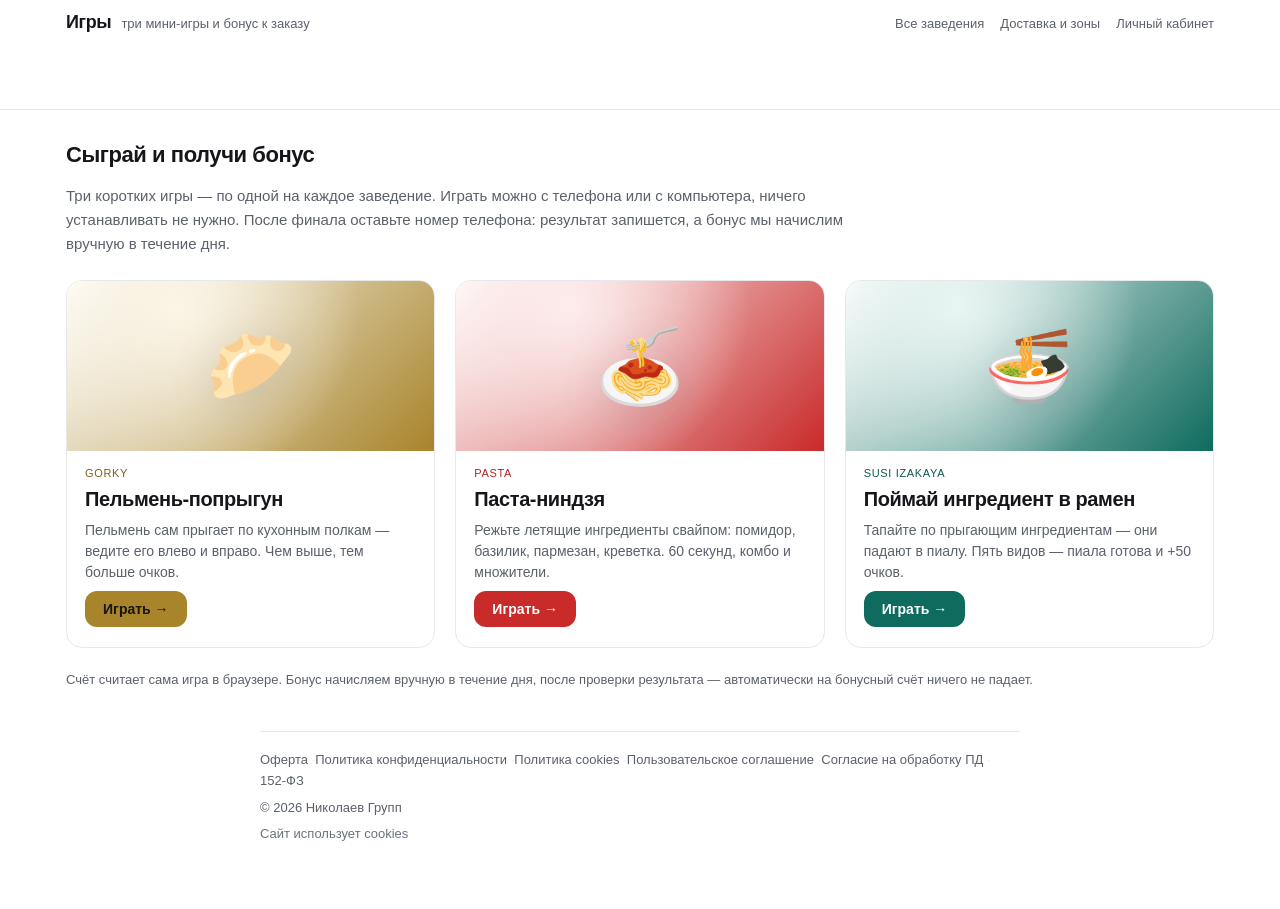
<file: ngfood-preview/games.html>
<!DOCTYPE html><html lang="ru"><head><meta charSet="utf-8"/><meta name="viewport" content="width=device-width, initial-scale=1"/><style>/*!*******************************************************************************************************************************************************************************************************************************************************************************************************************************************************************************************************************!*\
  !*** css ./node_modules/.pnpm/next@15.1.0_react-dom@19.0.0_react@19.0.0__react@19.0.0/node_modules/next/dist/build/webpack/loaders/css-loader/src/index.js??ruleSet[1].rules[13].oneOf[10].use[2]!./node_modules/.pnpm/next@15.1.0_react-dom@19.0.0_react@19.0.0__react@19.0.0/node_modules/next/dist/build/webpack/loaders/postcss-loader/src/index.js??ruleSet[1].rules[13].oneOf[10].use[3]!./app/globals.css ***!
  \*******************************************************************************************************************************************************************************************************************************************************************************************************************************************************************************************************************/
:root {
  /* ── этап 15: светлая тема ────────────────────────────────────────────────
     Фон страниц белый, карточки белые с рамкой и мягкой тенью, вложенные
     плашки — светло-серые #f6f7f9. Внутри темы бренда (см. .brand-shell)
     эти же переменные переопределяются через lib/brands.ts → brandCssVars().
     Контраст всех пар считается скриптом scripts/contrast.mjs. */
  --bg: #ffffff;
  --bg-to: #ffffff;
  /* поверхность карточки / модалки */
  --card: #ffffff;
  /* вложенная плашка: поля, врезки, опции */
  --panel: #f6f7f9;
  --text: #14161a;
  --muted: #5b616b;
  /* заливка кнопок, активной категории, бейджа */
  --accent: #c92a2a;
  /* текст/цена/ссылки в акцентном цвете — затемнён под белый фон */
  --accent-text: #b02525;
  /* текст на акцентной заливке */
  --on-accent: #ffffff;
  --accent-soft: #fdecec;
  /* поле ввода: внутри темы бренда переопределяется */
  --input: #ffffff;
  --line: #e6e8ec;
  /* этап 15 (дополнение владельца): единая шкала скруглений. «Пилюль» на сайте
     больше нет — только скруглённые прямоугольники. Круглыми остаются лишь
     настоящие круги: радиокнопки, чекбоксы, точки статуса, иконки-кружки. */
  --r-lg: 16px; /* карточки, модалки, большие панели */
  --r-md: 12px; /* кнопки, поля, категории-чипы, бейджи, тосты */
  --r-sm: 8px;  /* мелкие плашки, теги, подписи внутри карточек */
  /* семантика: успех / ошибка / предупреждение */
  --ok-bg: #eaf6ee;
  --ok-line: #bfe0cb;
  --ok-text: #1a6b3d;
  --ok-text-soft: #2b7d4d;
  --bad-bg: #fdeeee;
  --bad-line: #f0c9c7;
  --bad-text: #b02525;
  --warn-bg: #fdf6e6;
  --warn-line: #ead9a8;
  --warn-text: #7a5a10;
  /* тени: на белом они должны быть лёгкими, иначе выглядят как грязь */
  --shadow-1: 0 1px 2px rgba(16,24,40,.04), 0 1px 3px rgba(16,24,40,.06);
  --shadow-2: 0 10px 30px rgba(16,24,40,.10);
  --shadow-3: 0 18px 48px rgba(16,24,40,.16);
}

* { box-sizing: border-box; }

body {
  margin: 0;
  background: var(--bg);
  color: var(--text);
  font-family: -apple-system, BlinkMacSystemFont, 'Segoe UI', Roboto, sans-serif;
  -webkit-font-smoothing: antialiased;
}

.wrap { max-width: 1180px; margin: 0 auto; padding: 0 16px 64px; }

header.top {
  position: -webkit-sticky;
  position: sticky; top: 0; z-index: 10;
  background: rgba(255,255,255,.92); -webkit-backdrop-filter: blur(8px); backdrop-filter: blur(8px);
  border-bottom: 1px solid var(--line);
  padding: 12px 0;
}

.brand { display: flex; align-items: baseline; gap: 10px; }
.brand h1 { font-size: 18px; margin: 0; letter-spacing: -.02em; }
.brand span { color: var(--muted); font-size: 13px; }

.cats {
  display: flex; gap: 8px; overflow-x: auto; padding: 12px 0; scrollbar-width: none;
}
.cats::-webkit-scrollbar { display: none; }
.cats a {
  white-space: nowrap; padding: 8px 14px; border-radius: var(--r-md);
  background: var(--card); color: var(--text); text-decoration: none; font-size: 14px;
  border: 1px solid var(--line);
}
.cats a:hover { border-color: var(--accent); }

h2.section { font-size: 22px; margin: 32px 0 16px; letter-spacing: -.02em; }

.grid {
  display: grid; grid-gap: 14px; gap: 14px;
  grid-template-columns: repeat(auto-fill, minmax(220px, 1fr));
}

.card {
  background: var(--card); border: 1px solid var(--line); border-radius: var(--r-lg);
  overflow: hidden; display: flex; flex-direction: column;
  box-shadow: var(--shadow-1);
}
.card img { width: 100%; height: 150px; object-fit: cover; background: #f2f3f5; }
.card .body { padding: 12px 14px 14px; display: flex; flex-direction: column; gap: 6px; flex: 1 1; }
.card .name { font-size: 15px; line-height: 1.3; }
.card .meta { color: var(--muted); font-size: 13px; }
.card .price { font-weight: 600; font-size: 16px; margin-top: auto; }
.card.stop { opacity: .45; }
.badge {
  display: inline-block; font-size: 12px; padding: 3px 8px; border-radius: var(--r-sm);
  background: #fdeeee; color: #b02525; border: 1px solid #f0c9c7;
}

.note { color: var(--muted); font-size: 13px; margin-top: 24px; }
.error { background: #fdeeee; border: 1px solid #f0c9c7; padding: 14px; border-radius: var(--r-md); margin-top: 20px; }

/* ── корзина ── */
.add {
  margin-top: 8px; padding: 8px 12px; border-radius: var(--r-md); border: 1px solid var(--line);
  background: var(--accent); color: var(--on-accent, #fff); font-size: 14px; cursor: pointer;
}
.add:hover { filter: brightness(1.08); }

.cartbar {
  position: fixed; left: 16px; right: 16px; bottom: 16px; z-index: 20;
  display: flex; justify-content: space-between; align-items: center;
  padding: 14px 18px; border-radius: var(--r-lg); border: none; cursor: pointer;
  background: var(--accent); color: var(--on-accent, #fff); font-size: 15px; font-weight: 600;
  max-width: 1148px; margin: 0 auto; box-shadow: 0 12px 30px rgba(16,24,40,.18);
}

.modal {
  position: fixed; inset: 0; background: rgba(17,20,26,.45); z-index: 30;
  display: flex; align-items: center; justify-content: center; padding: 16px;
  /* длинная форма оформления (доставка + адрес + бонусы) выше экрана телефона:
     контейнер прокручивается, margin:auto держит окно по центру, пока оно влезает */
  overflow-y: auto; overscroll-behavior: contain;
}
.modal-body {
  background: var(--card); border: 1px solid var(--line); border-radius: var(--r-lg);
  padding: 20px; width: 100%; max-width: 440px; display: flex; flex-direction: column; gap: 10px;
  box-shadow: var(--shadow-3); margin: auto;
}
.modal-body h3 { margin: 0 0 4px; }
.modal-body input[type="text"], .modal-body input:not([type]) {
  padding: 11px 12px; border-radius: var(--r-md); border: 1px solid var(--line);
  background: var(--input, #ffffff); color: var(--text); font-size: 15px;
}
.lines { display: flex; flex-direction: column; gap: 6px; max-height: 220px; overflow: auto; }
.line { display: flex; justify-content: space-between; align-items: center; gap: 8px; font-size: 14px; }
.qty { display: flex; align-items: center; gap: 6px; }
.qty button {
  width: 26px; height: 26px; border-radius: var(--r-sm); border: 1px solid var(--line);
  background: var(--input, #ffffff); color: var(--text); cursor: pointer;
}
.row { display: flex; gap: 16px; font-size: 14px; }
.sum { margin-top: 6px; font-size: 16px; }
.send {
  margin-top: 6px; padding: 12px; border-radius: var(--r-md); border: none;
  background: var(--accent); color: var(--on-accent, #fff); font-size: 15px; font-weight: 600; cursor: pointer;
}
.send:disabled { opacity: .6; cursor: default; }

.toast {
  position: fixed; left: 50%; transform: translateX(-50%); bottom: 90px; z-index: 40;
  background: var(--ok-bg); border: 1px solid var(--ok-line); color: var(--ok-text);
  padding: 12px 16px; border-radius: var(--r-md); font-size: 14px; cursor: pointer;
  box-shadow: var(--shadow-2);
}

/* ── страница статуса ── */
.backlink { color: var(--muted); text-decoration: none; }
.status-card { margin-top: 24px; background: var(--card); border: 1px solid var(--line); border-radius: var(--r-lg); padding: 20px; max-width: 560px; }
.status-card h2 { margin: 0 0 6px; }
.status-now { font-size: 22px; font-weight: 700; color: var(--accent-text); margin: 0 0 16px; }
.steps { list-style: none; padding: 0; margin: 0 0 18px; display: flex; flex-direction: column; gap: 6px; }
.steps li { color: var(--muted); font-size: 14px; padding-left: 22px; position: relative; }
.steps li::before { content: '○'; position: absolute; left: 0; }
.steps li.done { color: var(--text); }
.steps li.done::before { content: '●'; color: var(--accent); }

/* ── этап 8: оплата картой на странице заказа ── */
.pay-block { margin: 18px 0 0; display: flex; flex-direction: column; gap: 10px; }
.pay-btn {
  padding: 14px; border-radius: var(--r-md); border: none; background: var(--accent);
  color: var(--on-accent, #fff); font-size: 16px; font-weight: 600; cursor: pointer;
}
.pay-btn:disabled { opacity: .6; cursor: default; }
.pay-paid {
  display: flex; flex-direction: column; gap: 4px; padding: 14px 16px;
  background: #eaf6ee; border: 1px solid #bfe0cb; border-radius: var(--r-md); color: #1a6b3d;
}
.pay-paid b { font-size: 15px; }
.pay-paid span { font-size: 13px; color: #2b7d4d; }
.pay-hint { margin: 0; color: var(--muted); font-size: 13px; line-height: 1.45; }
/* этап 13: оплата не онлайн (наличные/терминал курьеру, касса) */
.pay-offline {
  display: flex; flex-direction: column; gap: 4px; padding: 14px 16px;
  background: var(--panel); border: 1px solid var(--line); border-radius: var(--r-md);
}
.pay-offline b { font-size: 15px; }
.pay-offline span { font-size: 13px; color: var(--muted); }
.pay-notice { margin: 0; font-size: 13px; color: #1a6b3d; }
.pay-error { margin: 0; font-size: 13px; color: #b02525; }

/* ── выбор бренда (главная) ── */
.brandpicker{display:grid;grid-template-columns:repeat(auto-fit,minmax(280px,1fr));grid-gap:20px;gap:20px;margin-top:28px}
.brandcard{display:flex;flex-direction:column;background:var(--card);border:1px solid var(--line);border-radius: var(--r-lg);overflow:hidden;text-decoration:none;color:var(--text);box-shadow:var(--shadow-1);transition:transform .15s ease,border-color .15s ease,box-shadow .15s ease}
.brandcard:hover{transform:translateY(-4px);border-color:var(--accent)}
.brandcard-cover{position:relative;height:190px;background-size:cover;background-position:center;background-repeat:no-repeat}
/* обложка карточки красится темой бренда из lib/brands.ts (inline style),
   классы brandcard--<id> остались только как крючок для точечных правок */
.brandcard-initial{position:absolute;right:16px;bottom:8px;font-size:64px;font-weight:800;opacity:.18;color:#fff}
.brandcard-body{padding:16px 18px 20px}
.brandcard-body h2{margin:0 0 6px;font-size:22px}
.brandcard-body p{margin:0 0 10px;color:var(--muted);font-size:14px}
.brandcard-address{display:block;color:var(--muted);font-size:13px;margin-bottom:14px}
.brandcard-go{color:var(--accent-text);font-weight:600;font-size:14px}
.brandswitch{display:flex;gap:14px;margin:10px 0 6px;font-size:14px}
.brandswitch a{color:var(--muted);text-decoration:none}
.brandswitch a:hover{color:var(--accent-text)}
.line-brand{display:block;font-size:11px;color:var(--accent-text);text-transform:uppercase;letter-spacing:.04em}

/* ── личный кабинет ── */
.acc-brandlink { color: inherit; text-decoration: none; }
.acc-loading { color: var(--muted); margin-top: 24px; }
.acc-card {
  margin-top: 24px; background: var(--card); border: 1px solid var(--line); border-radius: var(--r-lg);
  padding: 20px; max-width: 560px; display: flex; flex-direction: column; gap: 14px;
}
.acc-card h2 { margin: 0; font-size: 20px; letter-spacing: -.02em; }
.acc-head { display: flex; justify-content: space-between; align-items: flex-start; gap: 12px; }
.acc-phone { margin: 4px 0 0; color: var(--muted); font-size: 14px; }
.acc-logout {
  padding: 8px 14px; border-radius: var(--r-md); border: 1px solid var(--line);
  background: var(--input, #ffffff); color: var(--muted); font-size: 13px; cursor: pointer; white-space: nowrap;
}
.acc-logout:hover { border-color: var(--accent); color: var(--text); }
.acc-bonus {
  display: flex; flex-direction: column; gap: 4px; padding: 16px;
  border-radius: var(--r-md); border: 1px solid var(--line); background: var(--panel);
}
.acc-bonus-label { color: var(--muted); font-size: 13px; }
.acc-bonus-value { font-size: 28px; letter-spacing: -.02em; color: var(--accent-text); }
.acc-list { list-style: none; margin: 0; padding: 0; display: flex; flex-direction: column; gap: 8px; font-size: 14px; }
.acc-list li { display: flex; justify-content: space-between; gap: 12px; border-bottom: 1px solid var(--line); padding-bottom: 8px; }
.acc-list li:last-child { border-bottom: none; padding-bottom: 0; }
.acc-list li > span { color: var(--muted); }
.acc-badges { display: flex; flex-wrap: wrap; gap: 8px; }
.acc-badge {
  padding: 5px 12px; border-radius: var(--r-md); font-size: 12px;
  background: rgba(201,42,42,.10); border: 1px solid rgba(201,42,42,.32); color: #b02525;
}
.acc-note, .acc-sub { color: var(--muted); font-size: 13px; line-height: 1.5; margin: 0; }
.acc-form { display: flex; flex-direction: column; gap: 10px; }
.acc-form input {
  padding: 12px; border-radius: var(--r-md); border: 1px solid var(--line);
  background: var(--input, #ffffff); color: var(--text); font-size: 16px;
}
.acc-form button[type="submit"] {
  padding: 12px; border-radius: var(--r-md); border: none; background: var(--accent);
  color: var(--on-accent, #fff); font-size: 15px; font-weight: 600; cursor: pointer;
}
.acc-form button[type="submit"]:disabled { opacity: .6; cursor: default; }
.acc-link {
  background: none; border: none; color: var(--muted); font-size: 13px; cursor: pointer;
  text-decoration: underline; align-self: flex-start; padding: 0;
}
.acc-hint { margin: 0; font-size: 13px; color: #1a6b3d; }
.acc-error { margin: 0; font-size: 13px; color: #b02525; }

/* ── бонусы в корзине ── */
.cart-bonus { font-size: 13px; color: var(--muted); }
.cart-bonus b { color: #b02525; }
.cart-guest { display: flex; justify-content: space-between; align-items: center; gap: 8px; font-size: 13px; color: var(--muted); }
.cart-guest a { color: #b02525; }

/* ── оплата бонусами (этап 3) ── */
.cart-bonus-pay { display: flex; flex-direction: column; gap: 6px; margin-top: 8px; padding: 8px 10px; border: 1px solid var(--line); border-radius: var(--r-md); }
.cart-bonus-toggle { display: flex; align-items: center; gap: 8px; font-size: 14px; cursor: pointer; }
.cart-bonus-toggle small { color: var(--muted); font-size: 12px; }
.cart-bonus-pay input[type="range"] { width: 100%; accent-color: #b02525; }
.cart-bonus-sum { display: flex; justify-content: space-between; gap: 10px; font-size: 13px; color: var(--muted); }
.cart-bonus-sum b { color: #b02525; font-size: 14px; }
.cart-delivery--bad-text { color: #b02525; }

/* ── способ оплаты в корзине (этап 13) ── */
.cart-pay { display: flex; flex-direction: column; gap: 6px; }
.cart-pay-title { font-size: 13px; color: var(--muted); }
.cart-pay-opt {
  display: flex; align-items: flex-start; gap: 9px; cursor: pointer;
  padding: 9px 11px; border: 1px solid var(--line); border-radius: var(--r-md);
  background: var(--panel);
}
.cart-pay-opt--on { border-color: #b02525; }
.cart-pay-opt input { margin-top: 3px; accent-color: #b02525; }
.cart-pay-text { display: flex; flex-direction: column; gap: 2px; }
.cart-pay-text b { font-size: 14px; color: var(--text); }
.cart-pay-text small { font-size: 12px; color: var(--muted); line-height: 1.4; }

/* ── минимальная сумма заказа (этап 13) ── */
.cart-min { display: flex; flex-direction: column; gap: 3px; font-size: 13px; color: var(--muted); }
.cart-min b { color: var(--text); font-size: 13px; }
.cart-min--bad { color: #b02525; }
.cart-min--bad b { color: #b02525; }

/* ── шапка: ссылка в кабинет ── */
.topline { display: flex; justify-content: space-between; align-items: baseline; gap: 12px; }
.toplink { color: var(--muted); font-size: 13px; text-decoration: none; white-space: nowrap; }
.toplink:hover { color: var(--accent-text); }

/* ── доставка: страница ── */
.delivery-intro {
  color: var(--muted); font-size: 15px; line-height: 1.6; max-width: 780px; margin: 24px 0 0;
}
.delivery-check {
  margin-top: 28px; background: var(--card); border: 1px solid var(--line);
  border-radius: var(--r-lg); padding: 20px;
}
.delivery-check h2 { margin: 0 0 14px; font-size: 20px; letter-spacing: -.02em; }
.delivery-form { display: flex; gap: 10px; flex-wrap: wrap; }
.delivery-form input {
  padding: 12px; border-radius: var(--r-md); border: 1px solid var(--line);
  background: var(--input, #ffffff); color: var(--text); font-size: 15px;
}
.delivery-form input:focus { outline: none; border-color: var(--accent); }
.delivery-form input[type="text"] { flex: 2 1 320px; }
.delivery-form input[type="number"] { flex: 1 1 150px; }
.delivery-form button {
  flex: 0 0 auto; padding: 12px 24px; border-radius: var(--r-md); border: none;
  background: var(--accent); color: var(--on-accent, #fff); font-size: 15px; font-weight: 600; cursor: pointer;
}
.delivery-form button:disabled { opacity: .6; cursor: default; }
.delivery-error { margin: 12px 0 0; font-size: 14px; color: #b02525; }
.delivery-result {
  margin-top: 14px; padding: 14px 16px; border-radius: var(--r-md);
  border: 1px solid #bfe0cb; background: #eaf6ee;
}
.delivery-result--warn { border-color: #f0c9c7; background: #fdeeee; }
.delivery-result-title { margin: 0 0 8px; font-size: 16px; font-weight: 600; }
.delivery-result-list {
  list-style: none; margin: 0; padding: 0;
  display: flex; flex-direction: column; gap: 4px; font-size: 14px;
}
.delivery-warn { margin: 10px 0 0; font-size: 14px; color: #b02525; }
.delivery-addr { margin: 10px 0 0; font-size: 12px; color: var(--muted); line-height: 1.5; }
.delivery-addr a { color: var(--accent-text); }

/* ── доставка: карта зон ── */
.zone-map-block { margin-top: 16px; }
.zone-map {
  height: 460px; border-radius: var(--r-lg); border: 1px solid var(--line);
  overflow: hidden; background: var(--panel); z-index: 0;
}
.zone-map-error { margin: 10px 0 0; font-size: 13px; color: #b02525; }
.zone-legend { list-style: none; margin: 16px 0 0; padding: 0; display: flex; flex-direction: column; gap: 6px; }
.zone-legend li {
  display: grid; grid-template-columns: 14px 90px 170px 1fr; align-items: center; grid-gap: 10px; gap: 10px;
  font-size: 14px; padding: 9px 12px; border-radius: var(--r-md);
  background: var(--card); border: 1px solid var(--line);
}
.zone-swatch { width: 14px; height: 14px; border-radius: 6px; display: inline-block; }
.zone-name { font-weight: 600; }
.zone-venue { color: var(--text); font-size: 13px; }
.zone-rule { color: var(--muted); font-size: 13px; }
.zone-legend-note { color: var(--muted); font-size: 12px; margin: 10px 0 0; }
.leaflet-tooltip.zone-label {
  background: rgba(255,255,255,.94); color: var(--text); border: 1px solid var(--line);
  border-radius: var(--r-sm); font-size: 12px; padding: 3px 8px;
  box-shadow: var(--shadow-1); opacity: 1;
}
.leaflet-tooltip.zone-label::before { display: none; }
.leaflet-container { font-family: inherit; background: var(--input, #ffffff); }
/* ссылки в подписи карты (OpenStreetMap) — в цвет акцента: дефолтный голубой
   Leaflet на серой плашке даёт 3.6 при нужных 4.5 */
.leaflet-container .leaflet-control-attribution a { color: var(--accent-text); }
@media (max-width: 640px) {
  .zone-map { height: 340px; }
  .zone-legend li { grid-template-columns: 14px 1fr; row-gap: 2px; }
  .zone-rule { grid-column: 2 / -1; }
}

/* ── корзина: доставка ── */
.cart-delivery {
  display: flex; flex-direction: column; gap: 3px; font-size: 13px; color: var(--muted);
  padding: 10px 12px; border-radius: var(--r-md); border: 1px solid var(--line); background: var(--panel);
}
.cart-delivery b { color: var(--text); font-size: 13px; }
.cart-delivery--bad { border-color: #f0c9c7; background: #fdeeee; color: #b02525; }
.cart-delivery--bad b { color: #b02525; }
/* «Очистить корзину» в предупреждении о разных точках (этап 15) */
.cart-clear {
  align-self: flex-start; margin-top: 2px; padding: 6px 12px;
  border-radius: var(--r-md); border: 1px solid #f0c9c7; background: #ffffff;
  color: #b02525; font-family: inherit; font-size: 12.5px; font-weight: 600; cursor: pointer;
}
.cart-clear:hover { border-color: #b02525; }
.cart-delivery a { color: var(--accent-text); }
.sum-row { display: block; }
.sum-row + .sum-row { margin-top: 2px; font-size: 15px; }
.sum-row:first-child { font-size: 13px; color: var(--muted); }

/* ── скидка гостя в корзине (этап 7) ── */
.cart-discount { color: #157347; }
.cart-discount-toggle {
  background: none; border: none; padding: 0; margin-left: 4px; cursor: pointer;
  color: var(--muted); font-size: 12px; text-decoration: underline; font-family: inherit;
}
.cart-discount-item { display: block; font-size: 12px; color: var(--muted); padding-left: 10px; }
.cart-calc-note { display: block; font-size: 12px; color: var(--muted); }

/* ── шапка бренда: широкая обложка ── */
header.brandhero {
  display: flex; align-items: flex-end; min-height: 210px;
  background-size: cover; background-position: center; background-repeat: no-repeat;
  background-color: #ffffff; border-bottom: 1px solid var(--line);
}
.brandhero-inner {
  width: 100%; display: flex; align-items: baseline; gap: 14px;
  padding: 48px 16px 20px;
}
.brandhero h1 { margin: 0; font-size: 34px; letter-spacing: -.02em; }
/* подпись на обложке: на светлом градиенте белый текст исчезал */
.brandhero span { color: var(--muted); font-size: 14px; }
@media (max-width: 640px) {
  header.brandhero { min-height: 150px; }
  .brandhero-inner { flex-direction: column; align-items: flex-start; gap: 4px; padding: 32px 16px 14px; }
  .brandhero h1 { font-size: 24px; }
}

/* ── главная: ссылки в шапке ── */
.topnav { display: flex; gap: 16px; align-items: baseline; }

/* ══ этап 15: корзина в шапке — на всех страницах ═══════════════════════════
   Кнопка появляется, только когда в корзине что-то есть: «0 позиций» в шапке
   не держим. На мобильном — иконка и число, на десктопе — ещё и сумма.
   Панель «Оформить» на странице бренда живёт внизу (position: fixed), кнопка —
   в липкой шапке сверху: на 390×844 они не пересекаются. */
.topline-actions {
  display: flex; align-items: center; gap: 16px; flex-wrap: wrap;
}

.cartbtn {
  position: relative; display: inline-flex; align-items: center; gap: 8px;
  padding: 7px 12px; border-radius: var(--r-md);
  border: 1px solid var(--line); background: #ffffff; color: var(--text);
  font-family: inherit; font-size: 13px; line-height: 1; cursor: pointer;
  white-space: nowrap; box-shadow: var(--shadow-1);
  transition: border-color .15s ease, color .15s ease, box-shadow .15s ease;
}
.cartbtn:hover { border-color: var(--accent); color: var(--accent-text); box-shadow: var(--shadow-2); }
.cartbtn:focus-visible { outline: 2px solid var(--accent-text); outline-offset: 2px; }
.cartbtn-ico { width: 17px; height: 17px; display: block; flex: 0 0 auto; }
.cartbtn-badge {
  min-width: 18px; height: 18px; padding: 0 5px; border-radius: var(--r-sm);
  display: inline-flex; align-items: center; justify-content: center;
  background: var(--accent); color: var(--on-accent);
  font-size: 11px; font-weight: 700; font-feature-settings: "tnum"; font-variant-numeric: tabular-nums;
}
.cartbtn-sum { font-weight: 600; font-feature-settings: "tnum"; font-variant-numeric: tabular-nums; }

@media (max-width: 640px) {
  /* на телефоне сумма не влезает рядом с «все заведения» — оставляем число */
  .cartbtn-sum { display: none; }
  .cartbtn { padding: 7px 10px; gap: 6px; }
  .topline-actions { gap: 10px; }
}

/* ── выбор точки выдачи (Pasta: Горького / Холмогорова) ── */
.venueswitch { display: flex; align-items: center; gap: 8px; flex-wrap: wrap; margin: 10px 0 2px; font-size: 14px; }
.venueswitch-label { color: var(--muted); font-size: 13px; margin-right: 2px; }
.venueswitch a {
  padding: 7px 14px; border-radius: var(--r-md); border: 1px solid var(--line);
  background: var(--input, #ffffff); color: var(--text); text-decoration: none; white-space: nowrap;
}
.venueswitch a:hover { border-color: var(--accent); }
.venueswitch a.active { background: var(--accent); border-color: var(--accent); color: var(--on-accent, #fff); font-weight: 600; }
.cart-venue { font-size: 13px; color: var(--muted); }

/* ── время и комментарий в корзине (этап 4) ── */
.cart-time { display: flex; flex-direction: column; gap: 8px; }
.cart-time-select { display: flex; align-items: center; gap: 10px; font-size: 14px; color: var(--muted); }
.cart-time-select select {
  padding: 9px 12px; border-radius: var(--r-md); border: 1px solid var(--line);
  background: var(--input, #ffffff); color: var(--text); font-size: 15px; cursor: pointer;
}
.cart-time-select select:focus { outline: none; border-color: var(--accent); }
.cart-comment { display: flex; flex-direction: column; gap: 4px; }
.cart-comment textarea {
  padding: 11px 12px; border-radius: var(--r-md); border: 1px solid var(--line);
  background: var(--input, #ffffff); color: var(--text); font-size: 15px;
  font-family: inherit; min-height: 58px; resize: vertical;
}
.cart-comment textarea:focus { outline: none; border-color: var(--accent); }
.cart-comment-count { align-self: flex-end; font-size: 11px; color: var(--muted); }

/* ── админка заказов (этап 4) ── */
.admin-wrap { padding-top: 20px; }
.admin-stats { display: flex; gap: 22px; flex-wrap: wrap; font-size: 14px; color: var(--muted); }
.admin-stats b { color: var(--text); font-size: 15px; }
.admin-warn {
  margin-top: 14px; padding: 12px 14px; border-radius: var(--r-md);
  background: #fdeeee; border: 1px solid #f0c9c7; color: #b02525; font-size: 13px;
}
.admin-tablewrap {
  margin-top: 18px; overflow-x: auto; background: var(--card);
  border: 1px solid var(--line); border-radius: var(--r-lg);
}
.admin-table { width: 100%; border-collapse: collapse; font-size: 13px; min-width: 1020px; }
.admin-table th {
  position: -webkit-sticky;
  position: sticky; top: 0; text-align: left; padding: 12px 14px;
  color: var(--muted); font-weight: 500; white-space: nowrap;
  background: #f6f7f9; border-bottom: 1px solid var(--line);
}
.admin-table td { padding: 12px 14px; border-bottom: 1px solid var(--line); vertical-align: top; }
.admin-table tr:last-child td { border-bottom: none; }
.admin-table tbody tr:hover { background: #f6f7f9; }
.admin-num, .admin-mono { white-space: nowrap; }
.admin-mono { color: var(--muted); font-feature-settings: "tnum"; font-variant-numeric: tabular-nums; }
.admin-num { font-feature-settings: "tnum"; font-variant-numeric: tabular-nums; }
.admin-sub { color: var(--muted); font-size: 12px; margin-top: 3px; max-width: 260px; }
.admin-mode {
  display: inline-block; padding: 2px 8px; border-radius: var(--r-sm); font-size: 12px;
  border: 1px solid var(--line); color: var(--muted); white-space: nowrap;
}
.admin-mode--courier { border-color: #ead9a8; background: #fdf6e6; color: #7a5a10; }
.admin-status { color: var(--text); }
.admin-link { color: var(--accent-text); text-decoration: none; white-space: nowrap; }
.admin-link:hover { text-decoration: underline; }

/* ── мини-игры (этап 5) ─────────────────────────────────────────────────── */
.games-lead {
  color: var(--muted); font-size: 15px; line-height: 1.6;
  max-width: 780px; margin: 0 0 4px;
}
.games-grid {
  display: grid; grid-template-columns: repeat(auto-fit, minmax(270px, 1fr));
  grid-gap: 20px;
  gap: 20px; margin-top: 24px;
}
.game-card {
  display: flex; flex-direction: column; background: var(--card);
  border: 1px solid var(--line); border-radius: var(--r-lg); overflow: hidden;
  text-decoration: none; color: var(--text);
  transition: transform .15s ease, border-color .15s ease;
}
.game-card:hover { transform: translateY(-4px); border-color: var(--accent); }
.game-card-cover { height: 170px; display: grid; place-items: center; }
.game-card-emoji { font-size: 72px; line-height: 1; filter: drop-shadow(0 8px 22px rgba(16,24,40,.10)); }
.game-card-body { display: flex; flex-direction: column; gap: 8px; padding: 16px 18px 20px; flex: 1 1; }
.game-card-brand { font-size: 11px; letter-spacing: .06em; text-transform: uppercase; color: var(--accent-text); }
.game-card-title { margin: 0; font-size: 20px; letter-spacing: -.02em; line-height: 1.25; }
.game-card-short { margin: 0; color: var(--muted); font-size: 14px; line-height: 1.5; }
.game-card-btn {
  margin-top: auto; align-self: flex-start; padding: 10px 18px; border-radius: var(--r-md);
  background: var(--accent); color: var(--on-accent, #fff); font-size: 14px; font-weight: 600;
}

/* ── страница одной игры ── */
.game-top { padding: 10px 0; }
.game-topline { display: flex; align-items: center; justify-content: space-between; gap: 14px; }
.game-topline .brand { min-width: 0; }
.game-topline .brand h1 { font-size: 17px; }
.game-topline .brand span { font-size: 12px; }
.game-back { font-size: 13px; white-space: nowrap; }
.game-wrap { padding-top: 14px; }
.game-frame {
  border: 1px solid var(--line); border-radius: var(--r-lg);
  overflow: hidden; background: var(--panel);
}
.game-iframe { display: block; width: 100%; height: 760px; min-height: 720px; border: 0; }

.game-result {
  margin-top: 16px; background: var(--card); border: 1px solid var(--line);
  border-radius: var(--r-lg); padding: 16px 18px;
}
.game-result-hint { margin: 0; color: var(--muted); font-size: 14px; line-height: 1.5; }
.game-result-score { margin: 0 0 12px; font-size: 16px; }
.game-result-score b { color: var(--accent-text); font-size: 18px; }
.game-form { display: flex; flex-direction: column; gap: 10px; }
.game-form-label { font-size: 14px; }
.game-form-row { display: flex; gap: 10px; flex-wrap: wrap; }
.game-form-row input[type="tel"] {
  flex: 1 1 220px; min-width: 0; padding: 12px; border-radius: var(--r-md);
  border: 1px solid var(--line); background: var(--input, #ffffff); color: var(--text); font-size: 16px;
}
.game-form-row input[type="tel"]:focus { outline: none; border-color: var(--accent); }
.game-form-row button {
  flex: 0 0 auto; padding: 12px 22px; border-radius: var(--r-md); border: none;
  background: var(--accent); color: var(--on-accent, #fff); font-size: 15px; font-weight: 600; cursor: pointer;
}
.game-form-row button:disabled { opacity: .6; cursor: default; }
.game-form-note { margin: 0; color: var(--muted); font-size: 13px; line-height: 1.5; }
.game-form-ok { margin: 0; font-size: 13px; color: #1a6b3d; }
.game-form-error { margin: 0; font-size: 13px; color: #b02525; }

.game-rules { margin-top: 6px; }
.game-rules-list {
  margin: 0; padding-left: 20px; display: flex; flex-direction: column; gap: 8px;
  font-size: 14px; line-height: 1.55; color: var(--muted); max-width: 820px;
}
.game-bonus-note {
  margin: 14px 0 0; padding: 12px 14px; border-radius: var(--r-md);
  border: 1px solid var(--line); background: var(--panel);
  color: var(--muted); font-size: 13px; line-height: 1.5; max-width: 820px;
}
.game-links { display: flex; align-items: center; gap: 18px; margin-top: 22px; flex-wrap: wrap; }
.game-order {
  display: inline-block; padding: 12px 22px; border-radius: var(--r-md);
  background: var(--accent); color: var(--on-accent, #fff); text-decoration: none; font-size: 15px; font-weight: 600;
}
.game-order:hover { filter: brightness(1.08); }

/* ── тизер игр на главной ── */
.games-teaser {
  margin-top: 36px; padding: 22px; border-radius: var(--r-lg);
  border: 1px solid var(--line); background: var(--panel);
}
.games-teaser-head { display: flex; align-items: baseline; justify-content: space-between; gap: 14px; flex-wrap: wrap; }
.games-teaser-head h2 { margin: 0; font-size: 22px; letter-spacing: -.02em; }
.games-teaser-all { color: var(--accent-text); font-size: 14px; font-weight: 600; text-decoration: none; white-space: nowrap; }
.games-teaser-grid { display: grid; grid-template-columns: repeat(3, 1fr); grid-gap: 12px; gap: 12px; margin-top: 18px; }
.games-mini { display: flex; flex-direction: column; gap: 6px; min-width: 0; text-decoration: none; color: var(--text); }
.games-mini-cover { display: grid; place-items: center; height: 100px; border-radius: var(--r-md); font-size: 44px; line-height: 1; }
.games-mini:hover .games-mini-cover { filter: brightness(1.14); }
.games-mini-title { font-size: 13px; font-weight: 600; line-height: 1.3; }
.games-mini-brand { font-size: 11px; color: var(--muted); text-transform: uppercase; letter-spacing: .05em; }
.games-teaser-note { margin: 16px 0 0; color: var(--muted); font-size: 13px; line-height: 1.5; }

/* ── мобильная вёрстка (этап 5: 375×667) ── */
@media (max-width: 640px) {
  /* шапку складываем в две строки: иначе «Николаев Групп» + ссылки не влезают */
  .topline { flex-wrap: wrap; row-gap: 6px; }
  .brand { flex-direction: column; align-items: flex-start; gap: 0; }
  .topnav { flex-wrap: wrap; gap: 12px; }
  .brandswitch { flex-wrap: wrap; row-gap: 8px; }
  .brandswitch a { white-space: nowrap; }

  .games-teaser { padding: 18px 16px; margin-top: 28px; }
  .games-teaser-head h2 { font-size: 19px; }
  .games-teaser-grid { gap: 8px; }
  .games-mini-cover { height: 76px; font-size: 32px; border-radius: var(--r-md); }
  .games-mini-title { font-size: 12px; }

  .game-card-cover { height: 140px; }
  .game-card-emoji { font-size: 60px; }

  .game-topline { flex-wrap: wrap; gap: 6px 12px; }
  .game-topline .brand h1 { font-size: 16px; }
  .game-iframe { height: calc(100dvh - 140px); min-height: 480px; }
  .game-result { padding: 14px; }
  .game-form-row button { flex: 1 1 100%; }
}

/* ══ этап 9: анимации интерфейса ═══════════════════════════════════════════
   Правила игры:
   • только CSS и Web Animations API — библиотек анимаций нет;
   • наведение — только под @media (hover: hover): на телефоне :hover «залипает»
     после тапа, и карточка остаётся увеличенной;
   • prefers-reduced-motion: reduce отключает всё — отдельный блок в самом низу.
*/
:root { --ease-out: cubic-bezier(.22,.61,.36,1); }

@keyframes ng-fade-in { from { opacity: 0 } to { opacity: 1 } }
@keyframes ng-slide-up {
  from { opacity: 0; transform: translateY(16px) }
  to { opacity: 1; transform: translateY(0) }
}
@keyframes ng-toast-in {
  from { opacity: 0; transform: translateY(12px) }
  to { opacity: 1; transform: translateY(0) }
}
@keyframes ng-line-out {
  0%   { opacity: 1; transform: translateX(0);     max-height: 60px; }
  55%  { opacity: 0; transform: translateX(-40px); max-height: 60px; }
  100% { opacity: 0; transform: translateX(-40px); max-height: 0; }
}
@keyframes ng-sum-bump {
  0%   { background-color: transparent }
  40%  { background-color: rgba(201,42,42,.12) }
  100% { background-color: transparent }
}

/* ── карточка блюда: наведение (только мышь) ── */
.card {
  transition: box-shadow 220ms var(--ease-out), border-color 220ms var(--ease-out);
}
.card img { transition: transform 220ms cubic-bezier(.22,.61,.36,1); }

@media (hover: hover) and (pointer: fine) {
  .card:hover { box-shadow: 0 10px 26px rgba(16,24,40,.10); border-color: #d5d9df; }
  .card:hover img { transform: scale(1.06); }
  .card .add { opacity: .82; }
  .card:hover .add { opacity: 1; box-shadow: 0 8px 18px rgba(201,42,42,.28); }
  /* стоп-лист не подсвечиваем: нажимать всё равно нечего */
  .card.stop:hover { border-color: var(--line); box-shadow: none; }
  .card.stop:hover img { transform: none; }
}

.add {
  transition: opacity 220ms var(--ease-out), box-shadow 220ms var(--ease-out),
    filter 220ms var(--ease-out);
}
.add:active { transform: scale(.98); }
.add--added { background: #157347; border-color: #157347; }

/* ── полёт миниатюры в корзину ── */
.fly-ghost {
  position: fixed; z-index: 60; pointer-events: none; object-fit: cover;
  background: linear-gradient(135deg, #c92a2a, #8f2020);
  box-shadow: 0 10px 24px rgba(16,24,40,.22);
  will-change: transform, opacity;
}

/* ── счётчик корзины ── */
.cartbar-count { display: inline-block; will-change: transform; }

/* ── строки корзины: удаление уезжает влево и схлопывается ── */
.line { transition: color 180ms var(--ease-out); }
.line--leave {
  animation: ng-line-out 220ms var(--ease-out) forwards;
  overflow: hidden;
}

/* ── итоговая сумма: мягкая подсветка вместо «дёрганья» цифр ── */
.sum { transition: background-color 300ms var(--ease-out); border-radius: var(--r-md); }
.sum--bump { animation: ng-sum-bump 300ms var(--ease-out); }

/* ── корзина и модалки: fade + slide-up 180 мс ── */
.modal { animation: ng-fade-in 180ms var(--ease-out) both; }
.modal-body { animation: ng-slide-up 180ms var(--ease-out) both; }

/* ── тосты «Добавлено: …» ── */
.toasts {
  position: fixed; left: 50%; transform: translateX(-50%); bottom: 92px; z-index: 45;
  display: flex; flex-direction: column; gap: 8px; width: min(94vw, 420px);
  pointer-events: none;
}
.toast-item {
  display: flex; align-items: center; justify-content: space-between; gap: 12px;
  padding: 10px 12px 10px 16px; border-radius: var(--r-md); font-size: 14px;
  background: #ffffff; border: 1px solid var(--ok-line); color: var(--ok-text);
  box-shadow: var(--shadow-2);
  pointer-events: auto;
  animation: ng-toast-in 180ms var(--ease-out) both;
}
.toast-text { min-width: 0; overflow: hidden; text-overflow: ellipsis; white-space: nowrap; }
.toast-text b { font-weight: 600; }
.toast-undo {
  flex: 0 0 auto; padding: 5px 10px; border-radius: var(--r-sm); font-size: 13px;
  background: transparent; border: 1px solid #bfe0cb; color: #2b7d4d;
  cursor: pointer; font-family: inherit;
}
.toast-undo:hover { color: #1a6b3d; border-color: #7fb894; }

@media (max-width: 640px) {
  .toasts { bottom: 86px; }
  .toast-item { font-size: 13px; }
}

/* ── reduce-motion: никаких анимаций, только мгновенные состояния ── */
@media (prefers-reduced-motion: reduce) {
  *, *::before, *::after {
    animation-duration: 0.001ms !important;
    animation-iteration-count: 1 !important;
    transition-duration: 0.001ms !important;
    scroll-behavior: auto !important;
  }
  .card:hover img { transform: none; }
  .modal, .modal-body, .toast-item, .line--leave, .sum--bump { animation: none !important; }
  .fly-ghost { display: none !important; }
}

/* ══ этап 9: кабинет оператора /operator ═══════════════════════════════════
   Та же тёмная тема и те же переменные, что у сайта. Слева меню точки,
   справа заказ и список заказов за сегодня. На телефоне — одна колонка.
*/
.op-wrap { padding-top: 18px; }

.op { display: flex; flex-direction: column; gap: 16px; }
.op-head { display: flex; justify-content: space-between; align-items: flex-start; gap: 16px; flex-wrap: wrap; }
.op-h1 { margin: 0 0 4px; font-size: 24px; letter-spacing: -.02em; }
.op-sub { margin: 0; color: var(--muted); font-size: 14px; line-height: 1.5; max-width: 640px; }

.op-grid { display: grid; grid-template-columns: minmax(0, 1fr) 430px; grid-gap: 18px; gap: 18px; align-items: start; }
.op-col { display: flex; flex-direction: column; gap: 14px; min-width: 0; }

.op-toolbar { display: flex; gap: 10px; flex-wrap: wrap; }
.op-field { display: flex; flex-direction: column; gap: 4px; flex: 1 1 180px; font-size: 12px; color: var(--muted); }
.op-field select,
.op-input input,
.op-input select,
.op-input textarea,
.op-search input,
.op-times input[type="time"],
.op-link input {
  padding: 10px 12px; border-radius: var(--r-md); border: 1px solid var(--line);
  background: var(--input, #ffffff); color: var(--text); font-size: 15px; font-family: inherit; width: 100%;
}
.op-field select:focus,
.op-input input:focus,
.op-input select:focus,
.op-input textarea:focus,
.op-search input:focus,
.op-times input[type="time"]:focus { outline: none; border-color: var(--accent); }

.op-search { position: relative; display: flex; }
.op-search input { padding-right: 38px; }
.op-clear {
  position: absolute; right: 6px; top: 50%; transform: translateY(-50%);
  width: 26px; height: 26px; border-radius: var(--r-sm); border: 1px solid var(--line);
  background: #f6f7f9; color: var(--muted); cursor: pointer; font-size: 16px; line-height: 1;
}
.op-clear:hover { color: var(--text); border-color: var(--accent); }

.op-hint { margin: 0; color: var(--muted); font-size: 12px; line-height: 1.5; }
.op-hint kbd {
  padding: 1px 6px; border-radius: 6px; border: 1px solid var(--line);
  background: var(--input, #ffffff); font-family: inherit; font-size: 11px; color: var(--text);
}
.op-note { margin: 0; color: var(--muted); font-size: 13px; line-height: 1.5; }
.op-error { margin: 0; color: #b02525; font-size: 13px; line-height: 1.5; }
.op-err-line { color: #b02525; font-size: 12px; line-height: 1.4; }

.op-menu { display: flex; flex-direction: column; gap: 18px; }
.op-group-title {
  margin: 0 0 8px; font-size: 13px; font-weight: 600; color: var(--muted);
  text-transform: uppercase; letter-spacing: .05em;
}
.op-products { display: grid; grid-template-columns: repeat(auto-fill, minmax(150px, 1fr)); grid-gap: 10px; gap: 10px; }
.op-product {
  display: flex; flex-direction: column; gap: 6px; padding: 10px; text-align: left;
  background: var(--card); border: 1px solid var(--line); border-radius: var(--r-md);
  color: var(--text); font-family: inherit; font-size: 13px; cursor: pointer;
  transition: border-color 160ms var(--ease-out), transform 160ms var(--ease-out);
}
.op-product:hover { border-color: var(--accent); }
.op-product:active { transform: scale(.985); }
.op-product img { width: 100%; height: 84px; object-fit: cover; border-radius: var(--r-sm); background: #f2f3f5; }
.op-product-name { line-height: 1.3; font-size: 13px; }
.op-product-foot { display: flex; align-items: center; justify-content: space-between; gap: 6px; margin-top: auto; }
.op-product-price { font-weight: 600; font-size: 14px; }
.op-product-flag {
  font-size: 11px; padding: 2px 7px; border-radius: var(--r-sm);
  background: #fdeeee; color: #b02525; border: 1px solid #f0c9c7;
}
.op-product--stop { opacity: .45; cursor: not-allowed; }
.op-product--stop:hover { border-color: var(--line); }

.op-card {
  background: var(--card); border: 1px solid var(--line); border-radius: var(--r-lg);
  padding: 16px; display: flex; flex-direction: column; gap: 12px;
}
.op-title { margin: 0; font-size: 16px; letter-spacing: -.01em; }

.op-lines { display: flex; flex-direction: column; gap: 6px; max-height: 260px; overflow: auto; }
.op-line { display: flex; align-items: center; gap: 8px; font-size: 13px; }
.op-line-name { flex: 1 1 auto; min-width: 0; }
.op-line-sum { color: var(--muted); white-space: nowrap; font-feature-settings: "tnum"; font-variant-numeric: tabular-nums; }
.op-qty { display: flex; align-items: center; gap: 6px; }
.op-qty button {
  width: 24px; height: 24px; border-radius: var(--r-sm); border: 1px solid var(--line);
  background: var(--input, #ffffff); color: var(--text); cursor: pointer; line-height: 1;
}
.op-qty button:hover { border-color: var(--accent); }
.op-line-del {
  width: 24px; height: 24px; border-radius: var(--r-sm); border: 1px solid var(--line);
  background: transparent; color: var(--muted); cursor: pointer; line-height: 1;
}
.op-line-del:hover { color: #b02525; border-color: #f0c9c7; }

.op-modes { display: flex; gap: 14px; font-size: 14px; flex-wrap: wrap; }
.op-modes label { display: flex; align-items: center; gap: 6px; cursor: pointer; }

.op-input { display: flex; flex-direction: column; gap: 4px; font-size: 12px; color: var(--muted); }
.op-input textarea { min-height: 58px; resize: vertical; }
.op-input--bonus input { max-width: 160px; }

.op-guest {
  display: flex; flex-direction: column; gap: 3px; padding: 10px 12px;
  border-radius: var(--r-md); border: 1px solid #bfe0cb; background: #eaf6ee;
  color: #1a6b3d; font-size: 13px;
}
.op-guest b { font-size: 14px; }

.op-times { display: flex; flex-direction: column; gap: 8px; }
.op-times input[type="time"] { max-width: 140px; }

.op-totals {
  display: flex; flex-direction: column; gap: 6px; padding: 12px;
  border-radius: var(--r-md); border: 1px solid var(--line); background: var(--panel);
  font-size: 14px;
}
.op-total-row { display: flex; justify-content: space-between; gap: 12px; color: var(--muted); }
.op-total-row b { color: var(--text); font-feature-settings: "tnum"; font-variant-numeric: tabular-nums; }
.op-total-row--discount b { color: #157347; }
.op-total-row--total { padding-top: 6px; border-top: 1px solid var(--line); }
.op-total-row--total b { font-size: 16px; }
.op-total-row--pay b { font-size: 20px; color: var(--accent-text); }

.op-create {
  padding: 13px; border-radius: var(--r-md); border: none; background: var(--accent);
  color: var(--on-accent, #fff); font-size: 15px; font-weight: 600; cursor: pointer; font-family: inherit;
}
.op-create:disabled { opacity: .5; cursor: default; }
.op-create:not(:disabled):hover { filter: brightness(1.08); }

.op-ghost {
  padding: 8px 14px; border-radius: var(--r-md); border: 1px solid var(--line);
  background: var(--input, #ffffff); color: var(--muted); font-size: 13px; cursor: pointer; font-family: inherit;
  white-space: nowrap;
}
.op-ghost:hover { color: var(--text); border-color: var(--accent); }
.op-ghost:disabled { opacity: .55; cursor: default; }
.op-ghost--sm { padding: 6px 10px; font-size: 12px; }

.op-msg {
  padding: 11px 14px; border-radius: var(--r-md); font-size: 13px; line-height: 1.45; border: 1px solid var(--line);
}
.op-msg--ok { background: #eaf6ee; border-color: #bfe0cb; color: #1a6b3d; }
.op-msg--err { background: #fdeeee; border-color: #f0c9c7; color: #b02525; }
.op-msg--info { background: var(--panel); border-color: var(--line); color: var(--muted); }

.op-created {
  display: flex; flex-direction: column; gap: 5px; padding: 14px 16px;
  background: #eaf6ee; border: 1px solid #bfe0cb; border-radius: var(--r-md);
  color: #1a6b3d; font-size: 13px; line-height: 1.45;
}
.op-created b { font-size: 15px; color: #0f4f2b; }
.op-link { display: flex; gap: 8px; margin-top: 4px; }
.op-link input { font-size: 12px; }
.op-link button {
  flex: 0 0 auto; padding: 8px 12px; border-radius: var(--r-md); border: 1px solid #bfe0cb;
  background: transparent; color: #1a6b3d; font-size: 12px; cursor: pointer; font-family: inherit;
  white-space: nowrap;
}
.op-link button:hover { background: #d8eee1; }

.op-card--orders { gap: 10px; }
.op-orders-head { display: flex; justify-content: space-between; align-items: center; gap: 10px; }
.op-orders { display: flex; flex-direction: column; gap: 8px; max-height: 440px; overflow: auto; }
.op-order {
  display: flex; flex-direction: column; gap: 5px; padding: 10px 12px;
  border-radius: var(--r-md); border: 1px solid var(--line); background: var(--panel); font-size: 13px;
}
.op-order-top { display: flex; align-items: center; gap: 8px; flex-wrap: wrap; }
.op-order-time { color: var(--muted); font-feature-settings: "tnum"; font-variant-numeric: tabular-nums; }
.op-order-num { font-size: 13px; }
.op-order-sum { margin-left: auto; font-weight: 600; font-feature-settings: "tnum"; font-variant-numeric: tabular-nums; }
.op-order-info { display: flex; gap: 10px; flex-wrap: wrap; color: var(--muted); font-size: 12px; }
.op-order-addr { color: var(--muted); font-size: 12px; }
.op-tag {
  padding: 2px 8px; border-radius: var(--r-sm); border: 1px solid var(--line);
  font-size: 11px; color: var(--muted); white-space: nowrap;
}
.op-tag--courier { border-color: #ead9a8; background: #fdf6e6; color: #7a5a10; }
.op-tag--ok { border-color: #bfe0cb; background: #eaf6ee; color: #2b7d4d; }
.op-tag--cancel { border-color: #f0c9c7; background: #fdeeee; color: #b02525; }
.op-tag--op { border-color: rgba(201,42,42,.32); background: rgba(201,42,42,.10); color: #b02525; }
.op-order-actions { display: flex; gap: 8px; flex-wrap: wrap; margin-top: 2px; }
.op-order-actions button {
  padding: 6px 10px; border-radius: var(--r-sm); border: 1px solid var(--line);
  background: transparent; color: var(--muted); font-size: 12px; cursor: pointer; font-family: inherit;
}
.op-order-actions button:hover:not(:disabled) { color: var(--text); border-color: var(--accent); }
.op-order-actions button:disabled { opacity: .45; cursor: default; }

.op-login {
  max-width: 420px; margin: 28px auto 0; display: flex; flex-direction: column; gap: 14px;
  background: var(--card); border: 1px solid var(--line); border-radius: var(--r-lg); padding: 22px;
}
.op-login-form { display: flex; flex-direction: column; gap: 10px; }

@media (max-width: 900px) {
  .op-grid { grid-template-columns: minmax(0, 1fr); }
  .op-products { grid-template-columns: repeat(auto-fill, minmax(130px, 1fr)); }
  .op-orders { max-height: none; }
}
@media (max-width: 640px) {
  .op-h1 { font-size: 20px; }
  .op-card { padding: 14px; }
  .op-line { font-size: 12px; }
  .op-product img { height: 70px; }
}

/* ══ этап 10: темы брендов ═══════════════════════════════════════════════════
   Токены темы (--bg, --bg-to, --accent, --accent-text, --on-accent, --accent-soft,
   --text, --muted, --line, --card, --input) ставит lib/brands.ts → brandCssVars()
   как inline style на контейнере страницы. Ниже — только правила, которые их читают.
   Всё завязано на .brand-shell, поэтому нейтральные страницы (главная, доставка,
   игры, кабинет, оператор) выглядят ровно как до этапа 10.

   Про контраст: --accent — заливка (на ней текст --on-accent), --accent-text —
   тот же акцент, но высветленный/затемнённый под текст на тёмном фоне. Цифры
   в README, раздел «Темы брендов»; пересчёт — node scripts/contrast.mjs. */

main.brand-shell {
  min-height: 100vh;
  /* этап 15: фон страницы бренда — чистый белый (bg = bgTo = #ffffff).
     Брендовость держат не подложки, а акценты: кнопки, цены, активная
     категория, полоска под обложкой. */
  background: var(--bg);
  color: var(--text);
}

/* шапка бренда: белая, как и страница — шва не видно */
.brand-shell header.top {
  background: var(--bg);
  border-bottom: 1px solid var(--line);
}

/* этап 15: акцентная полоска под обложкой — бренд виден и на белом */
.brand-shell header.brandhero {
  border-bottom: 3px solid var(--accent);
}

/* категории: активная — акцентная заливка, наведение — мягкая подложка */
.brand-shell .cats a {
  background: var(--accent-soft);
  border-color: var(--line);
  color: var(--text);
}
.brand-shell .cats a:hover {
  border-color: var(--accent);
  color: var(--accent-text);
}
.brand-shell .cats a.active {
  background: var(--accent);
  border-color: var(--accent);
  color: var(--on-accent);
  font-weight: 600;
}
.brand-shell .cats a:focus-visible {
  outline: 2px solid var(--accent-text);
  outline-offset: 2px;
}

/* карточка блюда: белая с рамкой и мягкой тенью, при наведении — акцентная рамка */
.brand-shell .card {
  background: var(--card);
  border-color: var(--line);
  box-shadow: var(--shadow-1);
}
.brand-shell .card .price {
  color: var(--accent-text);
  font-feature-settings: "tnum";
  font-variant-numeric: tabular-nums;
}
.brand-shell .card .meta,
.brand-shell .card .name {
  color: var(--text);
}
.brand-shell .card .meta {
  color: var(--muted);
}
.brand-shell .badge {
  background: var(--accent-soft);
  border-color: var(--line);
  color: var(--accent-text);
}
.brand-shell .error {
  background: var(--accent-soft);
  border-color: var(--line);
}
.brand-shell .note {
  color: var(--muted);
}

@media (hover: hover) and (pointer: fine) {
  .brand-shell .card:hover {
    border-color: var(--accent);
    box-shadow: 0 10px 26px rgba(16,24,40,.12);
  }
  /* стоп-лист не подсвечиваем: нажимать всё равно нечего */
  .brand-shell .card.stop:hover {
    border-color: var(--line);
    box-shadow: none;
  }
}

/* корзина и модалки: панель и поля — в тон бренда, кнопки — в его акцент */
.brand-shell .cartbar {
  background: var(--accent);
  color: var(--on-accent);
}
.brand-shell .add,
.brand-shell .send {
  background: var(--accent);
  color: var(--on-accent);
  border-color: var(--accent);
}
.brand-shell .modal-body {
  background: var(--card);
  border-color: var(--line);
}
.brand-shell .venueswitch a.active,
.brand-shell .brandswitch a:hover {
  color: var(--accent-text);
}
.brand-shell .venueswitch a.active {
  background: var(--accent);
  border-color: var(--accent);
  color: var(--on-accent);
}

/* клавиатурный фокус — акцентом бренда (мышью ринг не показываем) */
.brand-shell :focus-visible {
  outline: 2px solid var(--accent);
  outline-offset: 2px;
}
.brand-shell .cats a:focus-visible {
  outline-color: var(--accent-text);
}

/* ── стоп-лист: раньше карточка целиком уходила в opacity:.45 и текст сливался.
   Теперь гасим только фото, а название и цену оставляем читаемыми. ── */
.card.stop { opacity: 1; }
.card.stop img {
  filter: grayscale(1) brightness(.75);
  opacity: .55;
}
.card.stop .name { color: var(--muted); }
.card.stop .price {
  color: var(--muted);
  text-decoration: line-through;
  text-decoration-thickness: 1px;
  text-underline-offset: 2px;
}
.card.stop .meta { opacity: .85; }

/* ── карточки брендов на главной: свой градиент, свой акцент, своя кнопка ── */
.brandcard-cover { background-color: var(--bg, #ffffff); }
.brandcard-body { display: flex; flex-direction: column; flex: 1 1; }
.brandcard-go {
  display: inline-flex; align-items: center; gap: 6px; align-self: flex-start;
  margin-top: auto; padding: 9px 16px; border-radius: var(--r-md);
  background: var(--accent, #c92a2a); color: var(--on-accent, #fff);
  font-weight: 600; font-size: 14px;
  transition: filter .15s ease;
}
.brandcard:hover .brandcard-go { filter: brightness(1.08); }
.brandcard:hover { border-color: var(--accent, #e6e8ec); }
.brandcard:focus-visible { outline: 2px solid var(--accent, #c92a2a); outline-offset: 3px; }

/* ── карточки игр: рамка и кнопка в цвет заведения ── */
.game-card:hover { border-color: var(--accent, #e6e8ec); }
.game-card-brand { color: var(--accent-text, var(--accent)); }
.game-card-btn { background: var(--accent); color: var(--on-accent, #fff); }

/* кнопка «В корзину» на странице бренда — плотная заливка: полупрозрачность
   (.card .add { opacity:.82 }) съедала контраст текста на акценте */
.brand-shell .card .add {
  opacity: 1;
}

/* ── настоящие логотипы (этап 10, дополнение) ───────────────────────────────
   Высота 28–40 px и max-width 160 px: так логотип не ломает ни обложку,
   ни карточку на 390 px. object-fit: contain — пропорции не искажаются:
   словесный знак Gorky 1,95:1, знак Susi ~1:1. */
.sr-only {
  position: absolute; width: 1px; height: 1px; padding: 0; margin: -1px;
  overflow: hidden; clip: rect(0, 0, 0, 0); white-space: nowrap; border: 0;
}

/* логотип и название — одна группа слева, подпись справа (на телефоне — ниже) */
.brandhero-head {
  display: flex;
  align-items: center;
  gap: 14px;
  min-width: 0;
}
.brandhero--logo .brandhero-inner {
  align-items: center;
  gap: 18px;
}
.brandhero--logo .brandhero-head h1 { margin: 0; }
.brandhero-logo {
  height: 40px;
  width: auto;
  max-width: 160px;
  object-fit: contain;
  /* логотипы в public/brand — белые. На светлой обложке нужна тёмная
     подложка (как у карточки бренда на главной), иначе знак исчезает. */
  padding: 7px 11px;
  border-radius: var(--r-sm);
  background: rgba(0, 0, 0, .34);
  -webkit-backdrop-filter: blur(2px);
          backdrop-filter: blur(2px);
}

.brandcard-logo {
  position: absolute;
  left: 14px;
  top: 12px;
  height: 32px;
  width: auto;
  max-width: 150px;
  object-fit: contain;
  /* подложка: под белым логотипом может оказаться светлый участок фото */
  padding: 6px 10px;
  border-radius: var(--r-sm);
  background: rgba(0, 0, 0, .42);
  -webkit-backdrop-filter: blur(2px);
          backdrop-filter: blur(2px);
}

@media (max-width: 640px) {
  .brandhero--logo .brandhero-inner { align-items: flex-start; gap: 8px; }
  .brandhero-head { gap: 10px; }
  .brandhero-logo { height: 32px; max-width: 130px; }
  .brandcard-logo { height: 28px; max-width: 120px; left: 10px; top: 10px; }
}

/* ══ этап 11: фото блюда и заглушка ═════════════════════════════════════════
   Компонент MenuImage отдаёт либо <img class="menuimg--photo">, либо заглушку
   (обёртка .menuimg--ph с картинкой и подписью снизу). Рамка у обоих вариантов
   одна и та же — 150px в карточке, — чтобы вёрстка не прыгала от наличия фото.
*/
.menuimg { display: block; position: relative; width: 100%; }
.card .menuimg { height: 150px; overflow: hidden; background: #f2f3f5; }

/* картинка заглушки занимает всю рамку; object-fit: cover — как у фото */
.card .menuimg .menuimg-art { width: 100%; height: 100%; object-fit: cover; }

.menuimg-note {
  position: absolute; left: 0; right: 0; bottom: 0;
  padding: 16px 10px 7px;
  font-size: 11.5px; line-height: 1.25; letter-spacing: .01em;
  text-align: center; color: #f4ede7;
  background: linear-gradient(180deg, rgba(0, 0, 0, 0) 0%, rgba(0, 0, 0, .74) 58%);
  text-shadow: 0 1px 2px rgba(0, 0, 0, .65);
  /* длинная подпись переносится, а не обрезается: текст должен читаться целиком */
  overflow-wrap: break-word;
}

/* Заглушка статичная: hover-увеличение этапа 9 относится только к фото.
   Селекторы сильнее, чем `.card:hover img` — иначе картинка поедет под подписью. */
@media (hover: hover) and (pointer: fine) {
  .card:hover .menuimg--ph,
  .card:hover .menuimg--ph .menuimg-art { transform: none; }
}

@media (max-width: 640px) {
  .menuimg-note { font-size: 11px; padding: 14px 8px 6px; }
}

/* ══ этап 12: юридические документы, футер, баннер cookies ═══════════════════
   Документы читаются как текст, а не как «страница сайта»: колонка 760px,
   16px и межстрочный 1.6 на любом экране — на телефоне мельче не делаем.
*/
.legal-wrap { max-width: 792px; } /* 760px текста + паддинги .wrap */

.legal { max-width: 760px; margin: 0 auto; }

.legal-back {
  display: inline-flex; align-items: center; gap: 6px;
  margin: 18px 0 6px; padding: 7px 12px;
  border-radius: var(--r-md); border: 1px solid var(--line);
  background: var(--card); color: var(--muted);
  font-size: 13px; font-family: inherit; cursor: pointer;
}
.legal-back:hover { color: var(--text); border-color: var(--accent); }

.legal-kicker {
  margin: 16px 0 0; font-size: 12px; letter-spacing: .08em; text-transform: uppercase;
  color: var(--accent-text);
}
.legal-title {
  font-size: 30px; line-height: 1.2; letter-spacing: -.02em;
  margin: 14px 0 6px; text-wrap: balance;
}
.legal-kicker + .legal-title { margin-top: 4px; }
.legal-meta { color: var(--muted); font-size: 14px; margin: 0 0 22px; }

/* содержание: список разделов документа со ссылками-якорями */
.legal-toc {
  background: var(--card); border: 1px solid var(--line); border-radius: var(--r-lg);
  padding: 14px 18px 16px; margin: 0 0 26px;
}
.legal-toc-title {
  display: block; font-size: 12px; letter-spacing: .08em; text-transform: uppercase;
  color: var(--muted); margin-bottom: 8px;
}
.legal-toc ol {
  margin: 0; padding-left: 20px;
  display: flex; flex-direction: column; gap: 6px;
  font-size: 15px; line-height: 1.45;
}
.legal-toc a { color: var(--text); text-decoration: none; }
.legal-toc a:hover { color: var(--accent-text); text-decoration: underline; }

/* сам текст документа */
.legal-p,
.legal-ul li {
  font-size: 16px; line-height: 1.6; margin: 0 0 14px;
  /* длинные URL из документов не должны растягивать страницу на телефоне */
  overflow-wrap: break-word;
}
.legal-p { color: #24272e; }
.legal-ul { margin: 0 0 16px; padding-left: 20px; display: flex; flex-direction: column; gap: 8px; }
.legal-ul li { margin: 0; }
.legal-h2 {
  font-size: 21px; line-height: 1.3; letter-spacing: -.01em;
  margin: 32px 0 12px; scroll-margin-top: 78px;
}
.legal-h3 { font-size: 18px; line-height: 1.35; margin: 22px 0 10px; scroll-margin-top: 78px; }
.legal a { color: var(--accent-text); text-decoration: underline; text-underline-offset: 2px; }
.legal a:hover { color: var(--text); }

@media (max-width: 640px) {
  .legal-title { font-size: 24px; }
  .legal-h2 { font-size: 19px; margin-top: 26px; }
  .legal-h3 { font-size: 17px; }
  .legal-toc { padding: 12px 14px 14px; }
  /* 16px и 1.6 остаются: на телефоне текст не мельчает */
}

/* ── футер: юрдоки, копирайт, пометка про cookies ─────────────────────────── */
.sitefooter {
  max-width: 760px; margin: 44px auto 0; padding-top: 18px;
  border-top: 1px solid var(--line);
  display: flex; flex-direction: column; gap: 6px;
  color: var(--muted); font-size: 13px; line-height: 1.6;
}
.sitefooter-docs { display: flex; flex-wrap: wrap; align-items: baseline; }
.sitefooter-docs a { color: var(--muted); text-decoration: none; }
.sitefooter-docs a:hover { color: var(--text); text-decoration: underline; }
.sitefooter-sep { color: var(--line); }
.sitefooter-copy { margin: 0; }
.sitefooter-note { margin: 0; color: #6b7280; }

/* ── баннер cookies: плашка, не модалка ────────────────────────────────────
   z-index ниже .cartbar (20) и .modal (30): кнопка «Оформить заказ» всегда
   остаётся сверху и нажимается. Там, где браузер умеет :has(), плашка ещё и
   поднимается над панелью корзины, чтобы её текст не оказался под кнопкой.
*/
.cookiebanner {
  position: fixed; left: 12px; right: 12px; bottom: 12px; z-index: 15;
  width: auto; max-width: 560px; margin: 0 auto;
  padding: 14px 16px; border-radius: var(--r-lg);
  background: var(--card); border: 1px solid var(--line);
  box-shadow: var(--shadow-3);
  font-size: 13px; line-height: 1.5; color: var(--text);
}
.cookiebanner-text { margin: 0; color: #24272e; }
.cookiebanner-links { margin: 6px 0 10px; font-size: 12.5px; }
.cookiebanner-links a,
.cookiebanner-text a { color: var(--accent-text); text-decoration: underline; text-underline-offset: 2px; }
.cookiebanner-sep { color: var(--line); }
.cookiebanner-actions { display: flex; flex-wrap: wrap; gap: 8px; }
.cookiebanner-btn {
  padding: 8px 14px; border-radius: var(--r-md); font-size: 13px; font-weight: 600;
  font-family: inherit; cursor: pointer;
  border: 1px solid var(--line); background: var(--input); color: var(--text);
}
.cookiebanner-btn:hover { border-color: var(--accent); }
.cookiebanner-btn--primary {
  background: var(--accent); border-color: var(--accent); color: var(--on-accent, #fff);
}
.cookiebanner-btn--primary:hover { filter: brightness(1.08); }

@media (max-width: 640px) {
  /* на телефоне плашка на всю ширину экрана, но не липнет к самым краям */
  .cookiebanner { left: 10px; right: 10px; bottom: 10px; padding: 12px 14px; }
  .cookiebanner-actions { gap: 6px; }
  .cookiebanner-btn { flex: 1 1 auto; text-align: center; }
}

/* плашка не перекрывает панель «Оформить» на телефоне: поднимаем её над ней */
@supports selector(body:has(*)) {
  body:has(.cartbar) .cookiebanner { bottom: 84px; }
  @media (max-width: 640px) {
    body:has(.cartbar) .cookiebanner { bottom: 78px; }
  }
}

/* ── согласие с офертой в корзине ─────────────────────────────────────────── */
.consent {
  display: flex; gap: 9px; align-items: flex-start;
  font-size: 13px; line-height: 1.45; color: var(--muted);
  margin: 4px 0 0;
}
.consent input {
  flex: 0 0 auto; width: 17px; height: 17px; margin: 1px 0 0;
  accent-color: var(--accent); cursor: pointer;
}
.consent a { color: var(--accent-text); text-decoration: underline; text-underline-offset: 2px; }
.consent-hint { margin: 6px 0 0; font-size: 12.5px; color: #5b616b; }

/* ══ этап 15: восстановленные стили карточки блюда (этап 14) ═════════════════
   У компонента components/DishCard.tsx разметка есть, а CSS не было ни в одном
   файле (проверено по бэкапам этапов 12–14) — модалка открывалась пустой, а
   кнопка-оверлей «Открыть карточку» имела высоту 6 px. Ниже — минимальный набор
   правил под существующую разметку: светлая тема, те же токены и шкала радиусов.
   ─────────────────────────────────────────────────────────────────────────── */

/* кнопка-оверлей на всю карточку: клик по фото/названию открывает модалку */
.card--openable { position: relative; cursor: pointer; }
.card-open {
  position: absolute; inset: 0; z-index: 1;
  width: 100%; height: 100%; padding: 0; margin: 0;
  border: 0; border-radius: var(--r-lg); background: transparent; cursor: pointer;
  font: inherit; color: inherit;
}
.card-open:focus-visible { outline: 2px solid var(--accent); outline-offset: 2px; }
/* «В корзину» лежит выше оверлея и работает как раньше */
.card--openable .add { position: relative; z-index: 2; }

.dishcard {
  position: fixed; inset: 0; z-index: 50;
  display: flex; align-items: center; justify-content: center; padding: 16px;
  background: rgba(17,20,26,.45);
  overflow-y: auto; overscroll-behavior: contain;
  animation: ng-fade-in 180ms var(--ease-out) both;
}
.dishcard-panel {
  position: relative; margin: auto;
  width: 100%; max-width: 560px;
  background: var(--card); color: var(--text);
  border: 1px solid var(--line); border-radius: var(--r-lg);
  box-shadow: var(--shadow-3);
  overflow: hidden;
  animation: ng-slide-up 180ms var(--ease-out) both;
}

/* крестик: слева сверху над фото, чтобы не спорить с ценой */
.dishcard-close {
  position: absolute; top: 10px; right: 10px; z-index: 2;
  width: 34px; height: 34px; display: grid; place-items: center;
  border: 1px solid var(--line); border-radius: var(--r-sm);
  background: rgba(255,255,255,.94); color: var(--text);
  font-size: 20px; line-height: 1; cursor: pointer;
  box-shadow: var(--shadow-1);
}
.dishcard-close:hover { border-color: var(--accent); color: var(--accent-text); }

.dishcard-media { background: var(--panel); }
.dishcard-media .menuimg { height: 220px; overflow: hidden; }
.dishcard-media .menuimg img,
.dishcard-media .menuimg-art { width: 100%; height: 100%; object-fit: cover; }

.dishcard-body {
  display: flex; flex-direction: column; gap: 8px;
  padding: 18px 18px 20px;
}

.dishcard-kicker {
  margin: 0; font-size: 11px; letter-spacing: .06em; text-transform: uppercase;
  color: var(--accent-text);
}
.dishcard-name { margin: 0; font-size: 22px; line-height: 1.25; letter-spacing: -.02em; }
.dishcard-meta { margin: 0; font-size: 13px; color: var(--muted); }
.dishcard-price {
  margin: 2px 0 0; font-size: 20px; font-weight: 700;
  color: var(--accent-text); font-feature-settings: "tnum"; font-variant-numeric: tabular-nums;
}
.dishcard-stop {
  margin: 4px 0 0; padding: 7px 10px; border-radius: var(--r-sm);
  background: var(--bad-bg); border: 1px solid var(--bad-line); color: var(--bad-text);
  font-size: 13px;
}
.dishcard-text { margin: 0; font-size: 14px; line-height: 1.55; color: var(--text); }
.dishcard-allergens { color: var(--muted); }
.dishcard-pending {
  margin: 0; padding: 10px 12px; border-radius: var(--r-sm);
  border: 1px dashed var(--line); background: var(--panel);
  font-size: 13px; line-height: 1.5; color: var(--muted);
}

.dishcard-section { display: flex; flex-direction: column; gap: 6px; margin-top: 4px; }
.dishcard-h {
  margin: 0; font-size: 11px; letter-spacing: .06em; text-transform: uppercase;
  color: var(--muted); font-weight: 600;
}

/* плашки КБЖУ: четыре равные, каждая — светлая панель */
.dishcard-kbju {
  display: grid; grid-template-columns: repeat(4, minmax(0, 1fr)); grid-gap: 8px; gap: 8px; margin: 0;
}
.dishcard-kbju-item {
  display: flex; flex-direction: column; gap: 2px;
  padding: 9px 10px; border-radius: var(--r-sm);
  border: 1px solid var(--line); background: var(--panel);
}
.dishcard-kbju-label { font-size: 11px; color: var(--muted); }
.dishcard-kbju-value {
  margin: 0; font-size: 15px; font-weight: 600; font-feature-settings: "tnum"; font-variant-numeric: tabular-nums;
}

.dishcard-buy {
  display: flex; align-items: center; gap: 10px; margin-top: 8px;
}
.dishcard-qty {
  display: flex; align-items: center; gap: 2px;
  border: 1px solid var(--line); border-radius: var(--r-md); background: var(--panel);
  padding: 3px;
}
.dishcard-qty-btn {
  width: 32px; height: 32px; display: grid; place-items: center;
  border: 1px solid transparent; border-radius: var(--r-sm);
  background: #ffffff; color: var(--text); font-size: 18px; line-height: 1; cursor: pointer;
}
.dishcard-qty-btn:hover:not(:disabled) { border-color: var(--accent); color: var(--accent-text); }
.dishcard-qty-btn:disabled { opacity: .45; cursor: default; }
.dishcard-qty-value {
  min-width: 26px; text-align: center; font-size: 15px; font-weight: 600;
  font-feature-settings: "tnum";
  font-variant-numeric: tabular-nums;
}
.dishcard-add {
  flex: 1 1 auto; min-height: 44px; padding: 11px 16px;
  border: 1px solid var(--accent); border-radius: var(--r-md);
  background: var(--accent); color: var(--on-accent);
  font-family: inherit; font-size: 15px; font-weight: 600; cursor: pointer;
}
.dishcard-add:hover:not(:disabled) { filter: brightness(1.06); }
.dishcard-add:disabled { opacity: .55; cursor: default; }
.dishcard-add--added { background: #157347; border-color: #157347; }

@media (max-width: 640px) {
  .dishcard { padding: 10px; }
  .dishcard-media .menuimg { height: 180px; }
  .dishcard-body { padding: 14px 14px 16px; }
  .dishcard-name { font-size: 19px; }
  .dishcard-kbju { grid-template-columns: repeat(2, minmax(0, 1fr)); }
  .dishcard-buy { flex-wrap: wrap; }
  .dishcard-add { flex: 1 1 100%; }
}

/* кнопки масштаба карты (Leaflet) приходят со своими радиусами 2–4 px и ломают
   единую шкалу — выравниваем на --r-sm, внутренние кнопки скругляет контейнер */
.leaflet-touch .leaflet-bar,
.leaflet-bar { border-radius: var(--r-sm) !important; overflow: hidden; }
.leaflet-touch .leaflet-bar a,
.leaflet-bar a { border-radius: 0 !important; }

</style><meta name="theme-color" content="#ffffff"/><meta name="color-scheme" content="light"/><title>Игры — Николаев Групп</title><meta name="description" content="Три мини-игры Николаев Групп: «Пельмень-попрыгун» от Gorky, «Паста-ниндзя» от Pasta и «Поймай ингредиент в рамен» от Susi Izakaya. Сыграй и получи бонус к заказу."/><meta name="application-name" content="Николаев Групп"/><meta name="keywords" content="доставка еды Ижевск,Pasta,Gorky,Susi Izakaya,Николаев Групп,меню"/><meta name="robots" content="index, follow"/><meta name="googlebot" content="index, follow, max-image-preview:large, max-snippet:-1"/><link rel="canonical" href="https://ngfood.ru/games"/><meta name="format-detection" content="telephone=no"/><meta property="og:title" content="Игры — Николаев Групп"/><meta property="og:description" content="Три мини-игры: «Пельмень-попрыгун», «Паста-ниндзя» и «Поймай ингредиент в рамен». Сыграй и получи бонус к заказу."/><meta property="og:url" content="https://ngfood.ru/games"/><meta name="twitter:card" content="summary_large_image"/><meta name="twitter:title" content="Николаев Групп — доставка"/><meta name="twitter:description" content="Pasta, Gorky и Susi Izakaya — меню и доставка по Ижевску"/><meta name="twitter:image" content="https://ngfood.ru/covers/pasta-hero.jpg"/><link rel="icon" href="icon.svg?ff91aa87a7dd2e8e" type="image/svg+xml" sizes="any"/></head><body><main><header class="top"><div class="wrap"><div class="topline"><div class="brand"><h1>Игры</h1><span>три мини-игры и бонус к заказу</span></div><div class="topline-actions"><nav class="topnav"><a class="toplink" href="index.html">Все заведения</a><a class="toplink" href="delivery.html">Доставка и зоны</a><a class="toplink" href="account">Личный кабинет</a></nav></div></div></div></header><div class="wrap"><h2 class="section">Сыграй и получи бонус</h2><p class="games-lead">Три коротких игры — по одной на каждое заведение. Играть можно с телефона или с компьютера, ничего устанавливать не нужно. После финала оставьте номер телефона: результат запишется, а бонус мы начислим вручную в течение дня.</p><div class="games-grid"><a class="game-card game-card--gorky" style="--bg:#ffffff;--bg-to:#ffffff;--accent:#a8842a;--accent-text:#7a6016;--on-accent:#17140a;--accent-soft:#fbf5e6;--text:#14161a;--muted:#5b616b;--line:#e6e8ec;--card:#ffffff;--panel:#f6f7f9;--input:#ffffff" href="games/gorky"><div class="game-card-cover" style="background:radial-gradient(circle at 30% 15%, #fbf5e6, transparent 62%), linear-gradient(135deg, #ffffff, #a8842a)" aria-hidden="true"><span class="game-card-emoji">🥟</span></div><div class="game-card-body"><span class="game-card-brand">Gorky</span><h3 class="game-card-title">Пельмень-попрыгун</h3><p class="game-card-short">Пельмень сам прыгает по кухонным полкам — ведите его влево и вправо. Чем выше, тем больше очков.</p><span class="game-card-btn">Играть →</span></div></a><a class="game-card game-card--pasta" style="--bg:#ffffff;--bg-to:#ffffff;--accent:#c92a2a;--accent-text:#b02525;--on-accent:#ffffff;--accent-soft:#fdecec;--text:#14161a;--muted:#5b616b;--line:#e6e8ec;--card:#ffffff;--panel:#f6f7f9;--input:#ffffff" href="games/pasta"><div class="game-card-cover" style="background:radial-gradient(circle at 30% 15%, #fdecec, transparent 62%), linear-gradient(135deg, #ffffff, #c92a2a)" aria-hidden="true"><span class="game-card-emoji">🍝</span></div><div class="game-card-body"><span class="game-card-brand">Pasta</span><h3 class="game-card-title">Паста-ниндзя</h3><p class="game-card-short">Режьте летящие ингредиенты свайпом: помидор, базилик, пармезан, креветка. 60 секунд, комбо и множители.</p><span class="game-card-btn">Играть →</span></div></a><a class="game-card game-card--susi" style="--bg:#ffffff;--bg-to:#ffffff;--accent:#0e6b5e;--accent-text:#0b5b50;--on-accent:#ffffff;--accent-soft:#e8f5f2;--text:#14161a;--muted:#5b616b;--line:#e6e8ec;--card:#ffffff;--panel:#f6f7f9;--input:#ffffff" href="games/susi"><div class="game-card-cover" style="background:radial-gradient(circle at 30% 15%, #e8f5f2, transparent 62%), linear-gradient(135deg, #ffffff, #0e6b5e)" aria-hidden="true"><span class="game-card-emoji">🍜</span></div><div class="game-card-body"><span class="game-card-brand">Susi Izakaya</span><h3 class="game-card-title">Поймай ингредиент в рамен</h3><p class="game-card-short">Тапайте по прыгающим ингредиентам — они падают в пиалу. Пять видов — пиала готова и +50 очков.</p><span class="game-card-btn">Играть →</span></div></a></div><p class="note">Счёт считает сама игра в браузере. Бонус начисляем вручную в течение дня, после проверки результата — автоматически на бонусный счёт ничего не падает.</p><footer class="sitefooter"><nav class="sitefooter-docs" aria-label="Юридические документы"><span class="sitefooter-item"><a href="legal/oferta">Оферта</a><span class="sitefooter-sep"> · </span></span><span class="sitefooter-item"><a href="legal/policy">Политика конфиденциальности</a><span class="sitefooter-sep"> · </span></span><span class="sitefooter-item"><a href="legal/cookies">Политика cookies</a><span class="sitefooter-sep"> · </span></span><span class="sitefooter-item"><a href="legal/user-agree">Пользовательское соглашение</a><span class="sitefooter-sep"> · </span></span><span class="sitefooter-item"><a href="legal/agree">Согласие на обработку ПД</a><span class="sitefooter-sep"> · </span></span><span class="sitefooter-item"><a href="legal/152fz">152-ФЗ</a></span></nav><p class="sitefooter-copy">© 2026 Николаев Групп</p><p class="sitefooter-note">Сайт использует cookies</p></footer></div></main></body></html>
</file>
